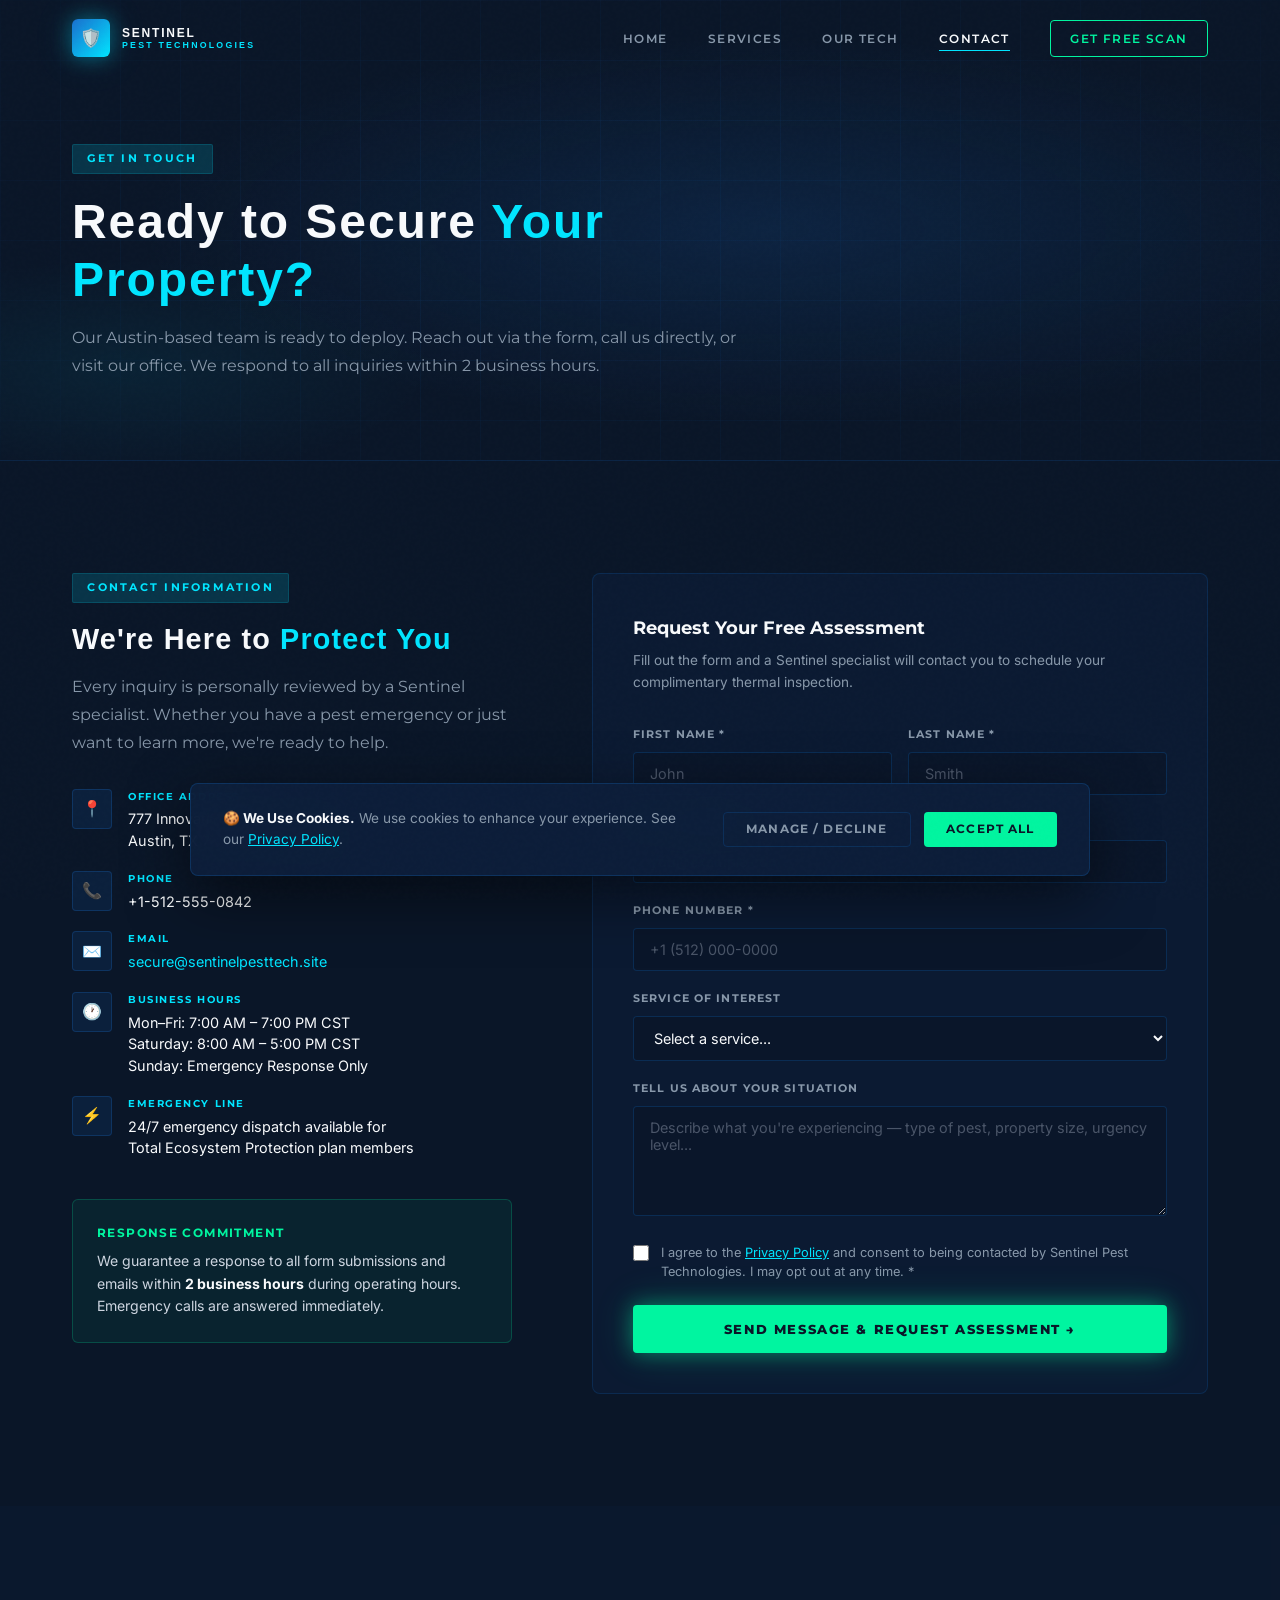
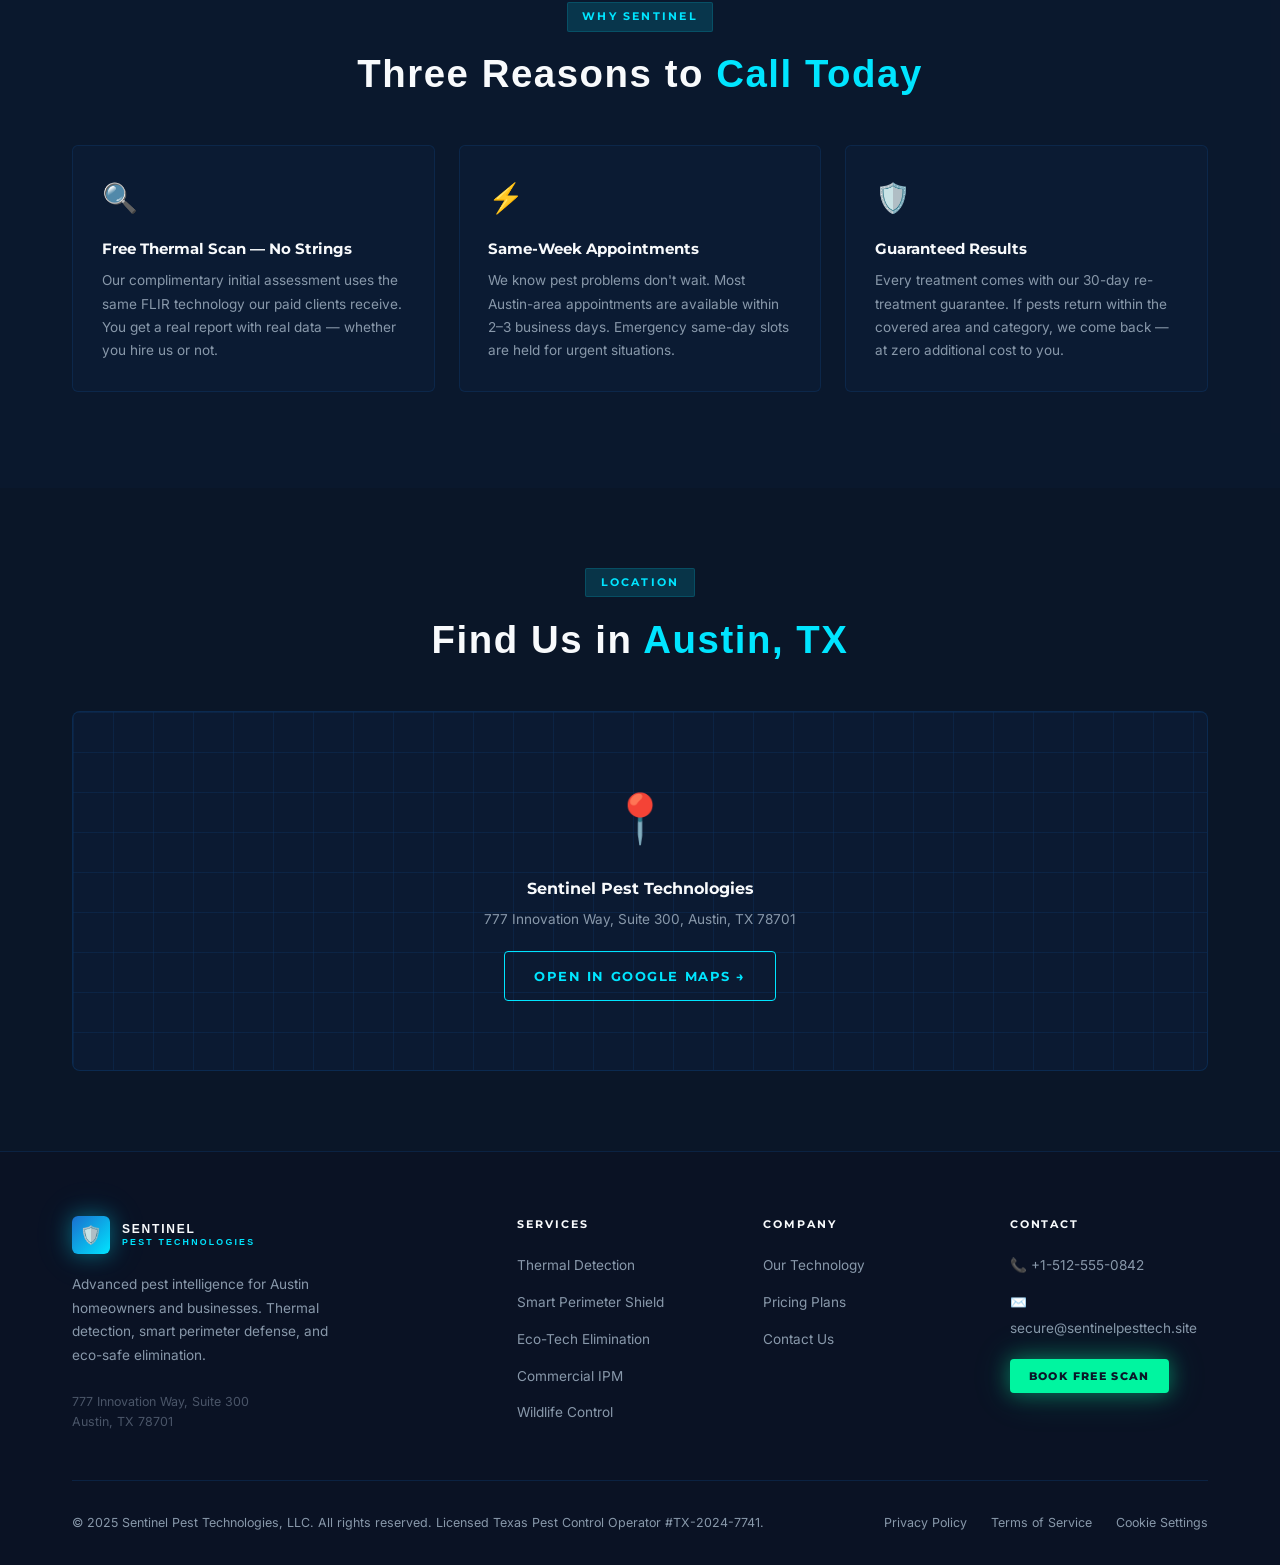
<file: contact.html>
<!DOCTYPE html>
<html lang="en">
<head>
<meta charset="UTF-8">
<meta name="viewport" content="width=device-width, initial-scale=1.0">
<title>Contact Us — Sentinel Pest Technologies | Austin, TX</title>
<meta name="description" content="Contact Sentinel Pest Technologies in Austin, TX. Call +1-512-555-0842, email secure@sentinelpesttech.site, or fill out our form to schedule your free thermal scan.">
<link rel="preconnect" href="https://fonts.googleapis.com">
<link rel="preconnect" href="https://fonts.gstatic.com" crossorigin>
<link href="https://fonts.googleapis.com/css2?family=Syncopate:wght@400;700&family=Montserrat:wght@300;400;500;600;700;800&family=Inter:wght@300;400;500;600&display=swap" rel="stylesheet">
<link rel="stylesheet" href="css/style.css">
<style>
  /* ---- CONTACT PAGE ---- */
  .contact-main { padding: 7rem 0; }
  .contact-inner {
    display: grid;
    grid-template-columns: 1fr 1.4fr;
    gap: 5rem;
    align-items: start;
  }
  .contact-details { display:flex; flex-direction:column; gap:1.2rem; margin-bottom:2.5rem; }
  .contact-item { display:flex; align-items:flex-start; gap:1rem; }
  .ci-icon { width:40px; height:40px; min-width:40px; background:rgba(26,111,206,0.12); border:1px solid rgba(26,111,206,0.25); border-radius:4px; display:flex; align-items:center; justify-content:center; font-size:1rem; }
  .ci-label { font-family:var(--font-sub); font-size:0.65rem; font-weight:700; letter-spacing:0.15em; text-transform:uppercase; color:var(--cyan); margin-bottom:0.2rem; }
  .ci-val { font-size:0.9rem; color:var(--white); line-height:1.5; }
  .contact-form-wrap { background:rgba(13,30,58,0.6); border:1px solid rgba(13,59,110,0.5); border-radius:8px; padding:2.5rem; }

  .why-contact { padding: 6rem 0; background:rgba(13,30,58,0.3); }
  .why-grid { display:grid; grid-template-columns:repeat(3,1fr); gap:1.5rem; margin-top:3rem; }
  .why-card { background:rgba(13,30,58,0.5); border:1px solid rgba(13,59,110,0.4); border-radius:6px; padding:1.8rem; transition:var(--transition); }
  .why-card:hover { border-color:rgba(0,229,255,0.25); transform:translateY(-3px); }
  .why-icon { font-size:1.8rem; margin-bottom:1rem; }
  .why-title { font-family:var(--font-sub); font-size:0.95rem; font-weight:700; color:var(--white); margin-bottom:0.5rem; }
  .why-desc { font-size:0.85rem; color:var(--slate-400); line-height:1.7; }

  .map-section { padding: 5rem 0; }
  .map-placeholder {
    background: rgba(13,30,58,0.6);
    border: 1px solid rgba(13,59,110,0.5);
    border-radius: 8px;
    height: 360px;
    display: flex;
    flex-direction: column;
    align-items: center;
    justify-content: center;
    gap: 1.2rem;
    margin-top: 3rem;
    position: relative;
    overflow: hidden;
  }
  .map-grid-lines {
    position: absolute; inset: 0;
    background-image: linear-gradient(rgba(13,59,110,0.3) 1px, transparent 1px),
                      linear-gradient(90deg, rgba(13,59,110,0.3) 1px, transparent 1px);
    background-size: 40px 40px;
  }
  .map-pin { font-size: 3rem; position:relative; z-index:2; }
  .map-address { position:relative; z-index:2; text-align:center; }
  .map-address strong { font-family:var(--font-sub); font-size:1rem; font-weight:700; color:var(--white); display:block; margin-bottom:0.3rem; }
  .map-address span { font-size:0.85rem; color:var(--slate-400); }
  .map-pulse {
    position: absolute;
    width: 100px; height: 100px;
    border-radius: 50%;
    border: 2px solid var(--cyan);
    opacity: 0;
    animation: mapPulse 3s ease-out infinite;
    z-index: 1;
  }
  .map-pulse:nth-child(2) { animation-delay: 1s; }
  .map-pulse:nth-child(3) { animation-delay: 2s; }
  @keyframes mapPulse {
    0% { transform: scale(0.5); opacity: 0.6; }
    100% { transform: scale(4); opacity: 0; }
  }

  @media (max-width:1024px) {
    .contact-inner { grid-template-columns:1fr; gap:3rem; }
    .why-grid { grid-template-columns:1fr 1fr; }
  }
  @media (max-width:768px) {
    .why-grid { grid-template-columns:1fr; }
  }
</style>
</head>
<body>

<!-- NAVBAR -->
<nav id="navbar">
  <div class="container">
    <div class="nav-inner">
      <a href="index.html" class="nav-logo">
        <div class="logo-icon">🛡️</div>
        <div class="logo-text">SENTINEL<span>PEST TECHNOLOGIES</span></div>
      </a>
      <div class="nav-links" id="navLinks">
        <a href="index.html">Home</a>
        <a href="services.html">Services</a>
        <a href="about.html">Our Tech</a>
        <a href="contact.html" class="active">Contact</a>
        <a href="#" class="nav-cta" onclick="openModal('Free Thermal Scan')">Get Free Scan</a>
      </div>
      <button class="hamburger" onclick="toggleNav()"><span></span><span></span><span></span></button>
    </div>
  </div>
</nav>

<!-- PAGE HERO -->
<section class="page-hero">
  <div class="page-hero-bg"></div>
  <div class="page-hero-grid"></div>
  <div class="container">
    <div class="page-hero-content fade-in">
      <span class="section-tag">Get In Touch</span>
      <h1 class="section-title" style="font-size:clamp(1.8rem,4vw,3rem)">Ready to Secure <span>Your Property?</span></h1>
      <p class="section-sub">Our Austin-based team is ready to deploy. Reach out via the form, call us directly, or visit our office. We respond to all inquiries within 2 business hours.</p>
    </div>
  </div>
</section>

<!-- CONTACT MAIN -->
<section class="contact-main">
  <div class="container">
    <div class="contact-inner">
      <div class="fade-in">
        <span class="section-tag">Contact Information</span>
        <h2 class="section-title" style="font-size:1.8rem">We're Here to <span>Protect You</span></h2>
        <p class="section-sub" style="max-width:100%;margin-bottom:2rem">Every inquiry is personally reviewed by a Sentinel specialist. Whether you have a pest emergency or just want to learn more, we're ready to help.</p>
        <div class="contact-details">
          <div class="contact-item">
            <div class="ci-icon">📍</div>
            <div>
              <div class="ci-label">Office Address</div>
              <div class="ci-val">777 Innovation Way, Suite 300<br>Austin, TX 78701, United States</div>
            </div>
          </div>
          <div class="contact-item">
            <div class="ci-icon">📞</div>
            <div>
              <div class="ci-label">Phone</div>
              <div class="ci-val"><a href="tel:+15125550842" style="color:var(--white);transition:var(--transition)">+1-512-555-0842</a></div>
            </div>
          </div>
          <div class="contact-item">
            <div class="ci-icon">✉️</div>
            <div>
              <div class="ci-label">Email</div>
              <div class="ci-val"><a href="mailto:secure@sentinelpesttech.site" style="color:var(--cyan)">secure@sentinelpesttech.site</a></div>
            </div>
          </div>
          <div class="contact-item">
            <div class="ci-icon">🕐</div>
            <div>
              <div class="ci-label">Business Hours</div>
              <div class="ci-val">Mon–Fri: 7:00 AM – 7:00 PM CST<br>Saturday: 8:00 AM – 5:00 PM CST<br>Sunday: Emergency Response Only</div>
            </div>
          </div>
          <div class="contact-item">
            <div class="ci-icon">⚡</div>
            <div>
              <div class="ci-label">Emergency Line</div>
              <div class="ci-val">24/7 emergency dispatch available for<br>Total Ecosystem Protection plan members</div>
            </div>
          </div>
        </div>
        <div style="padding:1.5rem;background:rgba(0,245,160,0.06);border:1px solid rgba(0,245,160,0.2);border-radius:6px">
          <div style="font-family:var(--font-sub);font-size:0.72rem;font-weight:700;letter-spacing:0.12em;text-transform:uppercase;color:var(--electric-green);margin-bottom:0.5rem">Response Commitment</div>
          <div style="font-size:0.88rem;color:var(--slate-100);line-height:1.6">We guarantee a response to all form submissions and emails within <strong style="color:var(--white)">2 business hours</strong> during operating hours. Emergency calls are answered immediately.</div>
        </div>
      </div>
      <div class="contact-form-wrap fade-in" style="animation-delay:0.2s">
        <div class="form-title">Request Your Free Assessment</div>
        <p class="form-sub">Fill out the form and a Sentinel specialist will contact you to schedule your complimentary thermal inspection.</p>
        <form onsubmit="handleContactForm(event)">
          <div class="form-row">
            <div class="form-group"><label class="form-label">First Name *</label><input class="form-input" type="text" placeholder="John" required></div>
            <div class="form-group"><label class="form-label">Last Name *</label><input class="form-input" type="text" placeholder="Smith" required></div>
          </div>
          <div class="form-group"><label class="form-label">Email Address *</label><input class="form-input" type="email" placeholder="you@example.com" required></div>
          <div class="form-group"><label class="form-label">Phone Number *</label><input class="form-input" type="tel" placeholder="+1 (512) 000-0000" required></div>
          <div class="form-group">
            <label class="form-label">Service of Interest</label>
            <select class="form-select">
              <option value="">Select a service...</option>
              <option>Thermal Infrared Detection</option>
              <option>Smart Perimeter Shield</option>
              <option>Eco-Tech Elimination</option>
              <option>Commercial IPM Programs</option>
              <option>Humane Wildlife Control</option>
              <option>24/7 Rapid Response</option>
              <option>Core Scan & Treat — $149</option>
              <option>Advanced Perimeter Defense — $349</option>
              <option>Total Ecosystem Protection — $799</option>
              <option>General Inquiry</option>
            </select>
          </div>
          <div class="form-group">
            <label class="form-label">Tell Us About Your Situation</label>
            <textarea class="form-textarea" placeholder="Describe what you're experiencing — type of pest, property size, urgency level..."></textarea>
          </div>
          <div class="form-checkbox-wrap">
            <input class="form-checkbox" type="checkbox" id="contactConsent" required>
            <label class="form-checkbox-label" for="contactConsent">I agree to the <a href="privacy.html">Privacy Policy</a> and consent to being contacted by Sentinel Pest Technologies. I may opt out at any time. *</label>
          </div>
          <button type="submit" class="form-submit">Send Message & Request Assessment →</button>
        </form>
      </div>
    </div>
  </div>
</section>

<!-- WHY CONTACT -->
<section class="why-contact">
  <div class="container">
    <div style="text-align:center" class="fade-in">
      <span class="section-tag">Why Sentinel</span>
      <h2 class="section-title">Three Reasons to <span>Call Today</span></h2>
    </div>
    <div class="why-grid">
      <div class="why-card fade-in">
        <div class="why-icon">🔍</div>
        <div class="why-title">Free Thermal Scan — No Strings</div>
        <div class="why-desc">Our complimentary initial assessment uses the same FLIR technology our paid clients receive. You get a real report with real data — whether you hire us or not.</div>
      </div>
      <div class="why-card fade-in" style="animation-delay:0.1s">
        <div class="why-icon">⚡</div>
        <div class="why-title">Same-Week Appointments</div>
        <div class="why-desc">We know pest problems don't wait. Most Austin-area appointments are available within 2–3 business days. Emergency same-day slots are held for urgent situations.</div>
      </div>
      <div class="why-card fade-in" style="animation-delay:0.2s">
        <div class="why-icon">🛡️</div>
        <div class="why-title">Guaranteed Results</div>
        <div class="why-desc">Every treatment comes with our 30-day re-treatment guarantee. If pests return within the covered area and category, we come back — at zero additional cost to you.</div>
      </div>
    </div>
  </div>
</section>

<!-- MAP PLACEHOLDER -->
<section class="map-section">
  <div class="container">
    <div style="text-align:center" class="fade-in">
      <span class="section-tag">Location</span>
      <h2 class="section-title">Find Us in <span>Austin, TX</span></h2>
    </div>
    <div class="map-placeholder fade-in">
      <div class="map-grid-lines"></div>
      <div class="map-pulse"></div>
      <div class="map-pulse"></div>
      <div class="map-pulse"></div>
      <div class="map-pin">📍</div>
      <div class="map-address">
        <strong>Sentinel Pest Technologies</strong>
        <span>777 Innovation Way, Suite 300, Austin, TX 78701</span>
      </div>
      <a href="https://maps.google.com/?q=777+Innovation+Way+Austin+TX+78701" target="_blank" rel="noopener noreferrer" class="cta-secondary" style="position:relative;z-index:2">Open in Google Maps →</a>
    </div>
  </div>
</section>

<!-- FOOTER -->
<footer id="footer">
  <div class="container">
    <div class="footer-top">
      <div>
        <a href="index.html" class="nav-logo" style="margin-bottom:1.2rem;display:inline-flex">
          <div class="logo-icon">🛡️</div>
          <div class="logo-text">SENTINEL<span>PEST TECHNOLOGIES</span></div>
        </a>
        <p class="footer-desc">Advanced pest intelligence for Austin homeowners and businesses. Thermal detection, smart perimeter defense, and eco-safe elimination.</p>
        <p style="font-size:0.78rem;color:var(--slate-600)">777 Innovation Way, Suite 300<br>Austin, TX 78701</p>
      </div>
      <div>
        <div class="footer-col-title">Services</div>
        <ul class="footer-links">
          <li><a href="services.html">Thermal Detection</a></li>
          <li><a href="services.html">Smart Perimeter Shield</a></li>
          <li><a href="services.html">Eco-Tech Elimination</a></li>
          <li><a href="services.html">Commercial IPM</a></li>
          <li><a href="services.html">Wildlife Control</a></li>
        </ul>
      </div>
      <div>
        <div class="footer-col-title">Company</div>
        <ul class="footer-links">
          <li><a href="about.html">Our Technology</a></li>
          <li><a href="services.html#pricing">Pricing Plans</a></li>
          <li><a href="contact.html">Contact Us</a></li>
        </ul>
      </div>
      <div>
        <div class="footer-col-title">Contact</div>
        <ul class="footer-links">
          <li><a href="tel:+15125550842">📞 +1-512-555-0842</a></li>
          <li><a href="mailto:secure@sentinelpesttech.site">✉️ secure@sentinelpesttech.site</a></li>
          <li style="padding-top:0.5rem"><button class="cta-primary" style="font-size:0.7rem;padding:0.6rem 1.2rem" onclick="openModal('Free Inspection')">Book Free Scan</button></li>
        </ul>
      </div>
    </div>
    <div class="footer-bottom">
      <p class="footer-copy">© 2025 Sentinel Pest Technologies, LLC. All rights reserved. Licensed Texas Pest Control Operator #TX-2024-7741.</p>
      <div class="footer-legal">
        <a href="privacy.html">Privacy Policy</a>
        <a href="terms.html">Terms of Service</a>
        <a href="#" onclick="document.getElementById('cookie-banner').classList.add('visible');return false">Cookie Settings</a>
      </div>
    </div>
  </div>
</footer>

<!-- MODAL -->
<div class="modal-overlay" id="leadModal" onclick="closeModalOutside(event)">
  <div class="modal-box">
    <button class="modal-close" onclick="closeModal()">✕</button>
    <div id="modalFormContent">
      <div class="modal-icon">🔍</div>
      <h2 class="modal-title">Get Your Free Assessment</h2>
      <p class="modal-subtitle">Book a complimentary thermal scan — no obligation, no pressure.</p>
      <div class="modal-selected-pkg"><span>📦</span> Selected: <span id="modalPkgName">General Inquiry</span></div>
      <form onsubmit="handleModalSubmit(event)">
        <input type="hidden" id="hiddenService" value="">
        <div class="form-row">
          <div class="form-group"><label class="form-label">First Name *</label><input class="form-input" type="text" placeholder="John" required></div>
          <div class="form-group"><label class="form-label">Last Name *</label><input class="form-input" type="text" placeholder="Smith" required></div>
        </div>
        <div class="form-group"><label class="form-label">Email *</label><input class="form-input" type="email" placeholder="you@example.com" required></div>
        <div class="form-group"><label class="form-label">Phone *</label><input class="form-input" type="tel" placeholder="+1 (512) 000-0000" required></div>
        <div class="form-group">
          <label class="form-label">Service / Package</label>
          <select class="form-select" id="mService">
            <option value="Free Thermal Scan">Free Thermal Scan</option>
            <option value="Thermal Infrared Detection">Thermal Infrared Detection</option>
            <option value="Smart Perimeter Shield">Smart Perimeter Shield</option>
            <option value="Eco-Tech Elimination">Eco-Tech Elimination</option>
            <option value="Commercial IPM Programs">Commercial IPM Programs</option>
            <option value="General Inquiry">General Inquiry</option>
          </select>
        </div>
        <div class="form-checkbox-wrap">
          <input class="form-checkbox" type="checkbox" id="modalConsent" required>
          <label class="form-checkbox-label" for="modalConsent">I consent to being contacted and agree to the <a href="privacy.html">Privacy Policy</a>. *</label>
        </div>
        <button type="submit" class="cta-primary" style="width:100%;justify-content:center">🚀 Book My Free Scan</button>
      </form>
    </div>
    <div class="modal-success" id="modalSuccess">
      <div class="success-icon">✅</div>
      <h3>You're All Set!</h3>
      <p>A Sentinel specialist will contact you within <strong style="color:var(--cyan)">2 business hours</strong>.</p>
      <br><button class="cta-secondary" onclick="closeModal()">Close ✕</button>
    </div>
  </div>
</div>

<!-- COOKIE BANNER -->
<div id="cookie-banner">
  <div class="cookie-text"><strong>🍪 We Use Cookies.</strong> We use cookies to enhance your experience. See our <a href="privacy.html">Privacy Policy</a>.</div>
  <div class="cookie-actions">
    <button class="cookie-btn cookie-decline" onclick="dismissCookie(false)">Manage / Decline</button>
    <button class="cookie-btn cookie-accept" onclick="dismissCookie(true)">Accept All</button>
  </div>
</div>

<script src="js/main.js"></script>
</body>
</html>
</file>
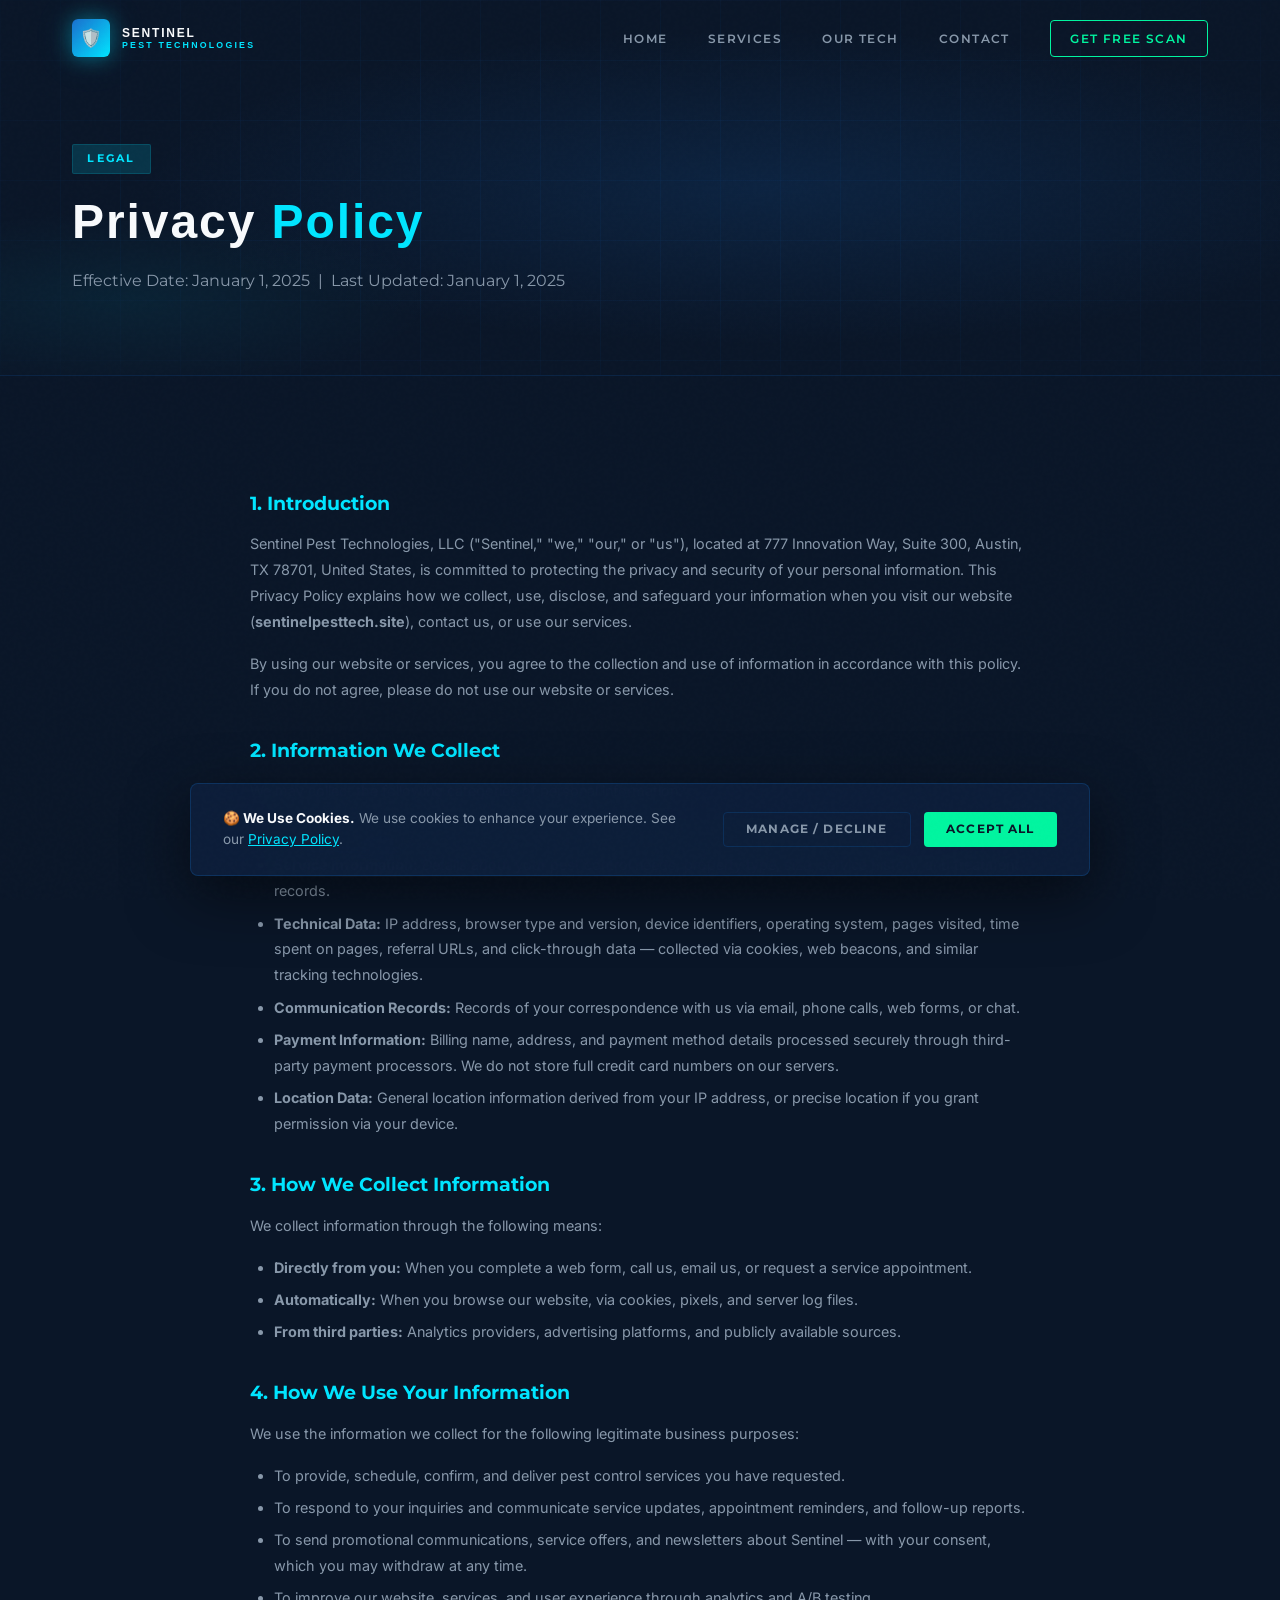
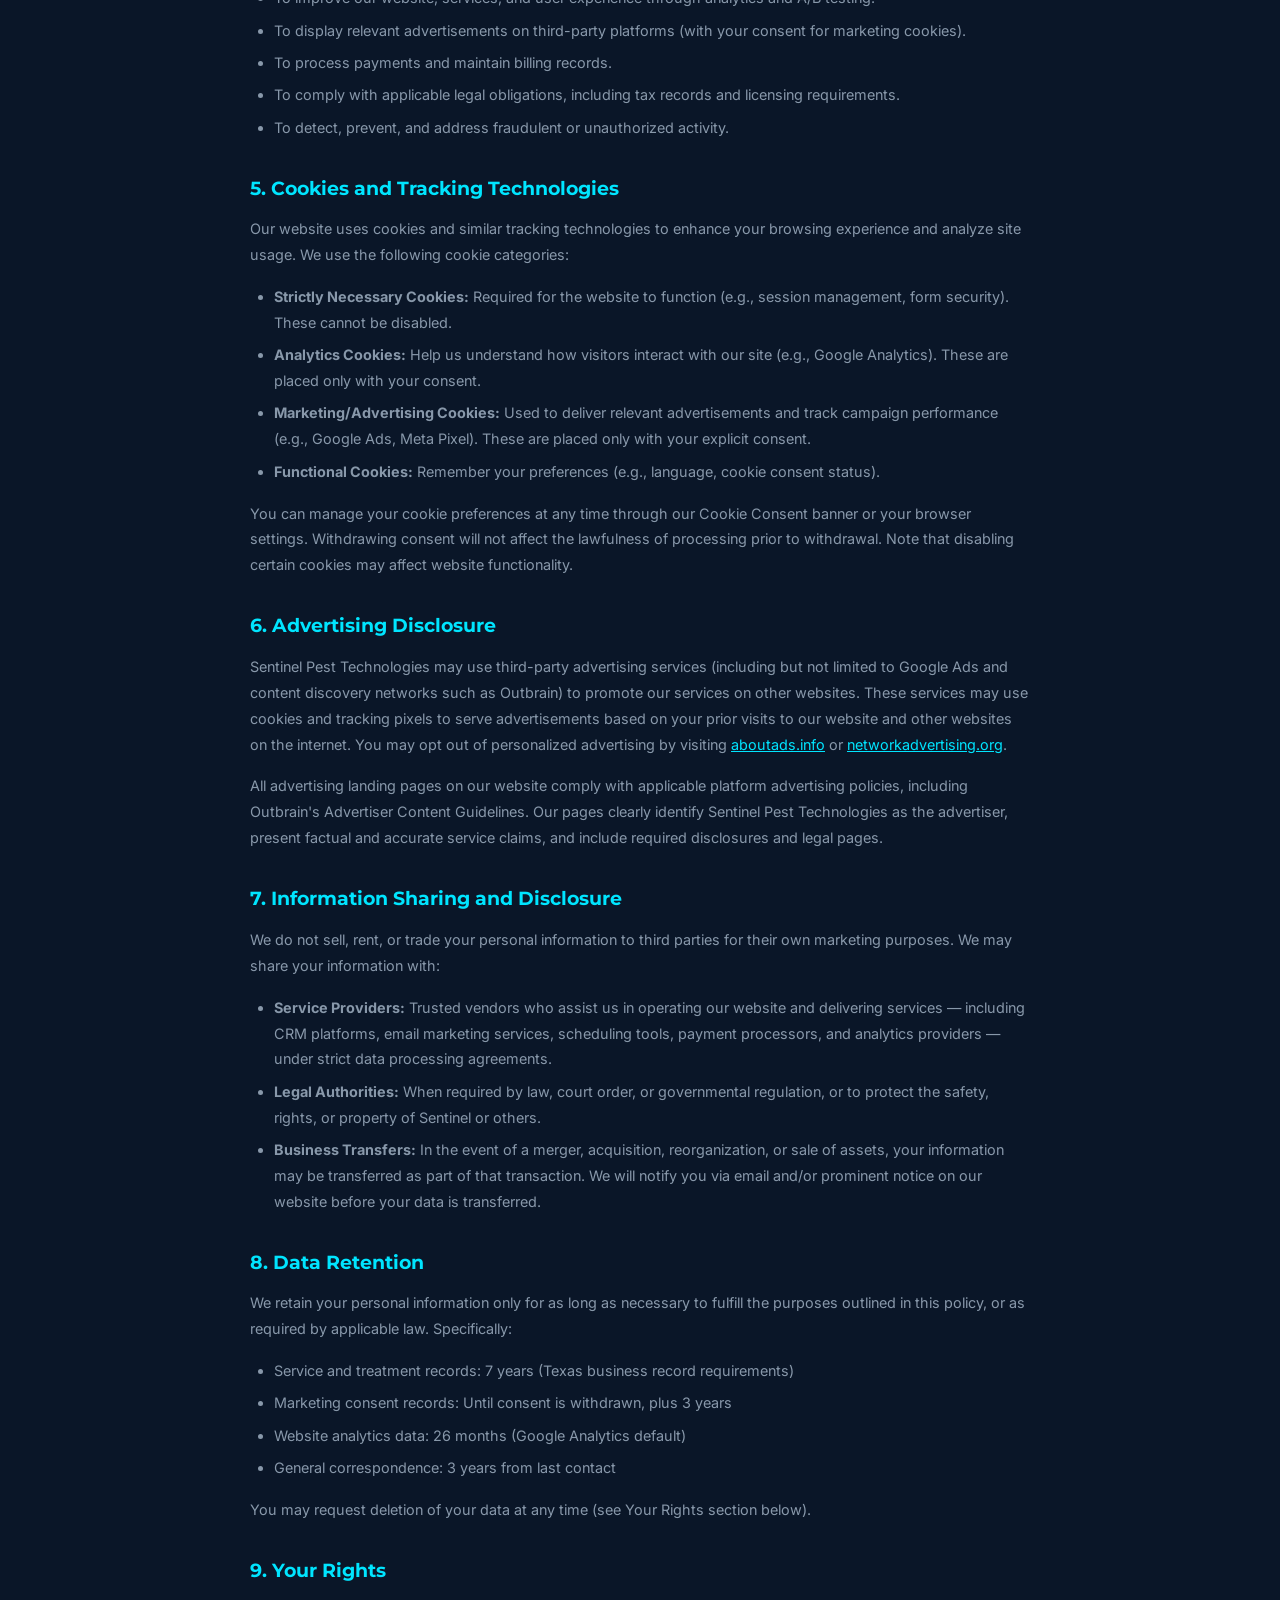
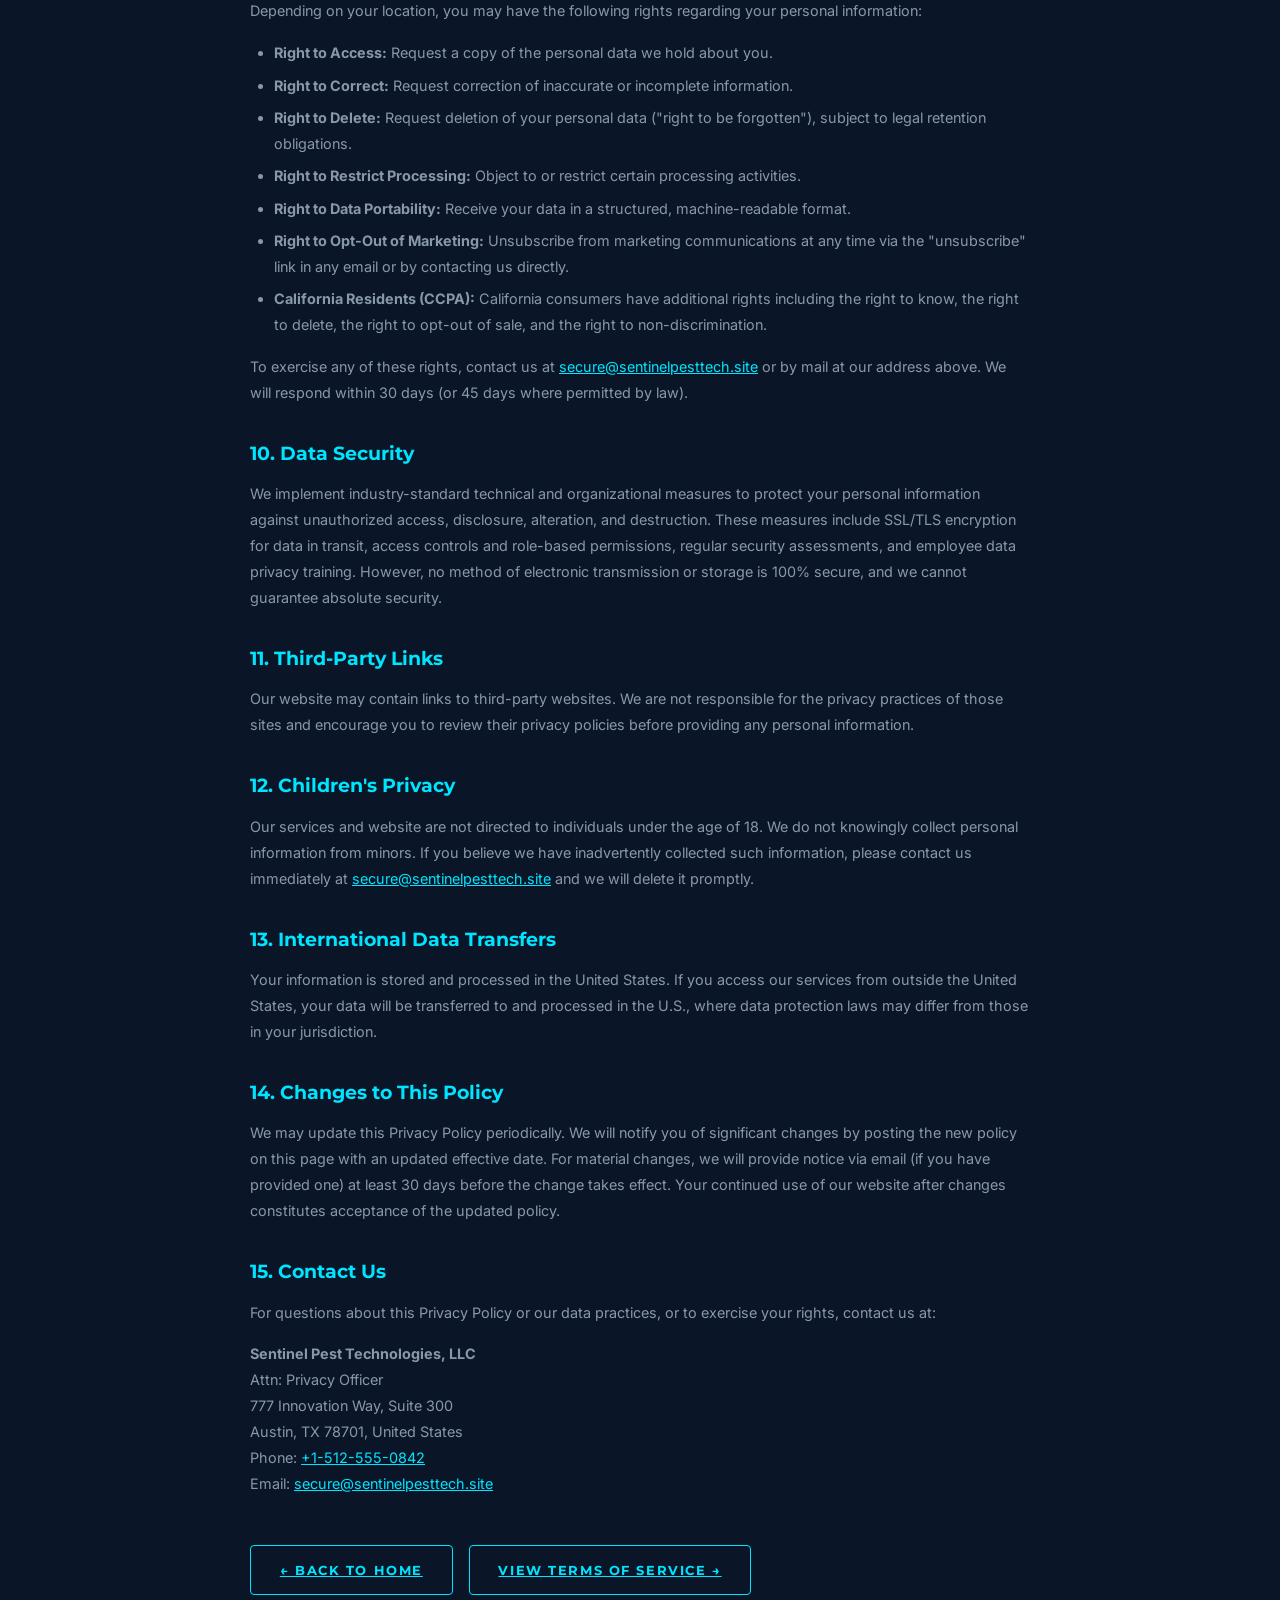
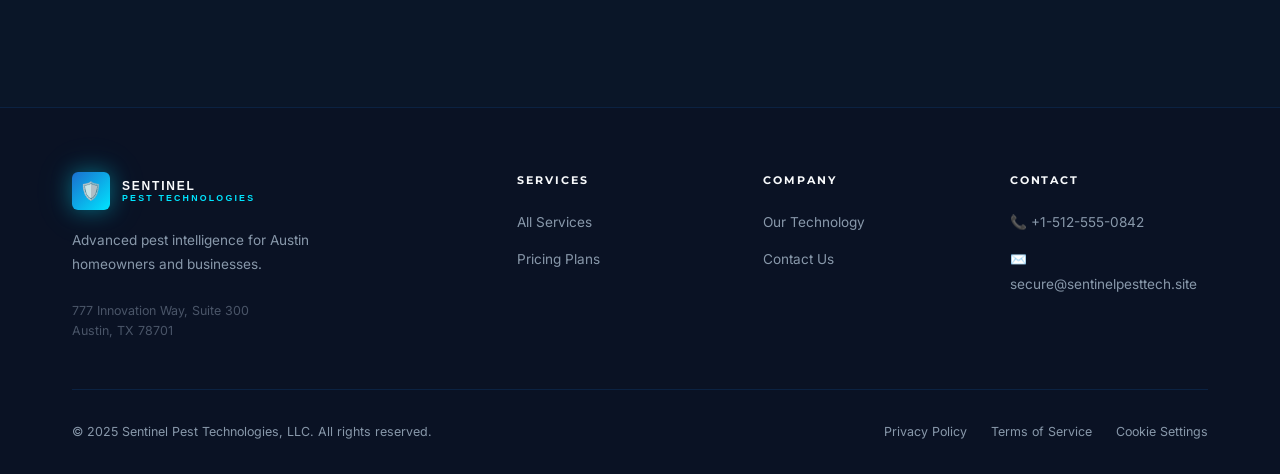
<file: privacy.html>
<!DOCTYPE html>
<html lang="en">
<head>
<meta charset="UTF-8">
<meta name="viewport" content="width=device-width, initial-scale=1.0">
<title>Privacy Policy — Sentinel Pest Technologies</title>
<meta name="description" content="Sentinel Pest Technologies Privacy Policy — how we collect, use, and protect your personal data.">
<link rel="preconnect" href="https://fonts.googleapis.com">
<link rel="preconnect" href="https://fonts.gstatic.com" crossorigin>
<link href="https://fonts.googleapis.com/css2?family=Syncopate:wght@400;700&family=Montserrat:wght@300;400;500;600;700;800&family=Inter:wght@300;400;500;600&display=swap" rel="stylesheet">
<link rel="stylesheet" href="css/style.css">
</head>
<body>

<!-- NAVBAR -->
<nav id="navbar">
  <div class="container">
    <div class="nav-inner">
      <a href="index.html" class="nav-logo">
        <div class="logo-icon">🛡️</div>
        <div class="logo-text">SENTINEL<span>PEST TECHNOLOGIES</span></div>
      </a>
      <div class="nav-links" id="navLinks">
        <a href="index.html">Home</a>
        <a href="services.html">Services</a>
        <a href="about.html">Our Tech</a>
        <a href="contact.html">Contact</a>
        <a href="#" class="nav-cta" onclick="openModal('Free Scan')">Get Free Scan</a>
      </div>
      <button class="hamburger" onclick="toggleNav()"><span></span><span></span><span></span></button>
    </div>
  </div>
</nav>

<!-- PAGE HERO -->
<section class="page-hero">
  <div class="page-hero-bg"></div>
  <div class="page-hero-grid"></div>
  <div class="container">
    <div class="page-hero-content fade-in">
      <span class="section-tag">Legal</span>
      <h1 class="section-title" style="font-size:clamp(1.8rem,4vw,3rem)">Privacy <span>Policy</span></h1>
      <p class="section-sub">Effective Date: January 1, 2025 &nbsp;|&nbsp; Last Updated: January 1, 2025</p>
    </div>
  </div>
</section>

<!-- LEGAL CONTENT -->
<section style="padding:5rem 0 7rem">
  <div class="container">
    <div class="legal-content fade-in">

      <h2>1. Introduction</h2>
      <p>Sentinel Pest Technologies, LLC ("Sentinel," "we," "our," or "us"), located at 777 Innovation Way, Suite 300, Austin, TX 78701, United States, is committed to protecting the privacy and security of your personal information. This Privacy Policy explains how we collect, use, disclose, and safeguard your information when you visit our website (<strong>sentinelpesttech.site</strong>), contact us, or use our services.</p>
      <p>By using our website or services, you agree to the collection and use of information in accordance with this policy. If you do not agree, please do not use our website or services.</p>

      <h2>2. Information We Collect</h2>
      <p>We may collect the following categories of personal information:</p>
      <ul>
        <li><strong>Contact Information:</strong> Name, email address, phone number, and mailing/service address.</li>
        <li><strong>Service Information:</strong> Details about your pest control needs, property type, size, service history, and treatment records.</li>
        <li><strong>Technical Data:</strong> IP address, browser type and version, device identifiers, operating system, pages visited, time spent on pages, referral URLs, and click-through data — collected via cookies, web beacons, and similar tracking technologies.</li>
        <li><strong>Communication Records:</strong> Records of your correspondence with us via email, phone calls, web forms, or chat.</li>
        <li><strong>Payment Information:</strong> Billing name, address, and payment method details processed securely through third-party payment processors. We do not store full credit card numbers on our servers.</li>
        <li><strong>Location Data:</strong> General location information derived from your IP address, or precise location if you grant permission via your device.</li>
      </ul>

      <h2>3. How We Collect Information</h2>
      <p>We collect information through the following means:</p>
      <ul>
        <li><strong>Directly from you:</strong> When you complete a web form, call us, email us, or request a service appointment.</li>
        <li><strong>Automatically:</strong> When you browse our website, via cookies, pixels, and server log files.</li>
        <li><strong>From third parties:</strong> Analytics providers, advertising platforms, and publicly available sources.</li>
      </ul>

      <h2>4. How We Use Your Information</h2>
      <p>We use the information we collect for the following legitimate business purposes:</p>
      <ul>
        <li>To provide, schedule, confirm, and deliver pest control services you have requested.</li>
        <li>To respond to your inquiries and communicate service updates, appointment reminders, and follow-up reports.</li>
        <li>To send promotional communications, service offers, and newsletters about Sentinel — with your consent, which you may withdraw at any time.</li>
        <li>To improve our website, services, and user experience through analytics and A/B testing.</li>
        <li>To display relevant advertisements on third-party platforms (with your consent for marketing cookies).</li>
        <li>To process payments and maintain billing records.</li>
        <li>To comply with applicable legal obligations, including tax records and licensing requirements.</li>
        <li>To detect, prevent, and address fraudulent or unauthorized activity.</li>
      </ul>

      <h2>5. Cookies and Tracking Technologies</h2>
      <p>Our website uses cookies and similar tracking technologies to enhance your browsing experience and analyze site usage. We use the following cookie categories:</p>
      <ul>
        <li><strong>Strictly Necessary Cookies:</strong> Required for the website to function (e.g., session management, form security). These cannot be disabled.</li>
        <li><strong>Analytics Cookies:</strong> Help us understand how visitors interact with our site (e.g., Google Analytics). These are placed only with your consent.</li>
        <li><strong>Marketing/Advertising Cookies:</strong> Used to deliver relevant advertisements and track campaign performance (e.g., Google Ads, Meta Pixel). These are placed only with your explicit consent.</li>
        <li><strong>Functional Cookies:</strong> Remember your preferences (e.g., language, cookie consent status).</li>
      </ul>
      <p>You can manage your cookie preferences at any time through our Cookie Consent banner or your browser settings. Withdrawing consent will not affect the lawfulness of processing prior to withdrawal. Note that disabling certain cookies may affect website functionality.</p>

      <h2>6. Advertising Disclosure</h2>
      <p>Sentinel Pest Technologies may use third-party advertising services (including but not limited to Google Ads and content discovery networks such as Outbrain) to promote our services on other websites. These services may use cookies and tracking pixels to serve advertisements based on your prior visits to our website and other websites on the internet. You may opt out of personalized advertising by visiting <a href="https://optout.aboutads.info" target="_blank" rel="noopener noreferrer">aboutads.info</a> or <a href="https://optout.networkadvertising.org" target="_blank" rel="noopener noreferrer">networkadvertising.org</a>.</p>
      <p>All advertising landing pages on our website comply with applicable platform advertising policies, including Outbrain's Advertiser Content Guidelines. Our pages clearly identify Sentinel Pest Technologies as the advertiser, present factual and accurate service claims, and include required disclosures and legal pages.</p>

      <h2>7. Information Sharing and Disclosure</h2>
      <p>We do not sell, rent, or trade your personal information to third parties for their own marketing purposes. We may share your information with:</p>
      <ul>
        <li><strong>Service Providers:</strong> Trusted vendors who assist us in operating our website and delivering services — including CRM platforms, email marketing services, scheduling tools, payment processors, and analytics providers — under strict data processing agreements.</li>
        <li><strong>Legal Authorities:</strong> When required by law, court order, or governmental regulation, or to protect the safety, rights, or property of Sentinel or others.</li>
        <li><strong>Business Transfers:</strong> In the event of a merger, acquisition, reorganization, or sale of assets, your information may be transferred as part of that transaction. We will notify you via email and/or prominent notice on our website before your data is transferred.</li>
      </ul>

      <h2>8. Data Retention</h2>
      <p>We retain your personal information only for as long as necessary to fulfill the purposes outlined in this policy, or as required by applicable law. Specifically:</p>
      <ul>
        <li>Service and treatment records: 7 years (Texas business record requirements)</li>
        <li>Marketing consent records: Until consent is withdrawn, plus 3 years</li>
        <li>Website analytics data: 26 months (Google Analytics default)</li>
        <li>General correspondence: 3 years from last contact</li>
      </ul>
      <p>You may request deletion of your data at any time (see Your Rights section below).</p>

      <h2>9. Your Rights</h2>
      <p>Depending on your location, you may have the following rights regarding your personal information:</p>
      <ul>
        <li><strong>Right to Access:</strong> Request a copy of the personal data we hold about you.</li>
        <li><strong>Right to Correct:</strong> Request correction of inaccurate or incomplete information.</li>
        <li><strong>Right to Delete:</strong> Request deletion of your personal data ("right to be forgotten"), subject to legal retention obligations.</li>
        <li><strong>Right to Restrict Processing:</strong> Object to or restrict certain processing activities.</li>
        <li><strong>Right to Data Portability:</strong> Receive your data in a structured, machine-readable format.</li>
        <li><strong>Right to Opt-Out of Marketing:</strong> Unsubscribe from marketing communications at any time via the "unsubscribe" link in any email or by contacting us directly.</li>
        <li><strong>California Residents (CCPA):</strong> California consumers have additional rights including the right to know, the right to delete, the right to opt-out of sale, and the right to non-discrimination.</li>
      </ul>
      <p>To exercise any of these rights, contact us at <a href="mailto:secure@sentinelpesttech.site">secure@sentinelpesttech.site</a> or by mail at our address above. We will respond within 30 days (or 45 days where permitted by law).</p>

      <h2>10. Data Security</h2>
      <p>We implement industry-standard technical and organizational measures to protect your personal information against unauthorized access, disclosure, alteration, and destruction. These measures include SSL/TLS encryption for data in transit, access controls and role-based permissions, regular security assessments, and employee data privacy training. However, no method of electronic transmission or storage is 100% secure, and we cannot guarantee absolute security.</p>

      <h2>11. Third-Party Links</h2>
      <p>Our website may contain links to third-party websites. We are not responsible for the privacy practices of those sites and encourage you to review their privacy policies before providing any personal information.</p>

      <h2>12. Children's Privacy</h2>
      <p>Our services and website are not directed to individuals under the age of 18. We do not knowingly collect personal information from minors. If you believe we have inadvertently collected such information, please contact us immediately at <a href="mailto:secure@sentinelpesttech.site">secure@sentinelpesttech.site</a> and we will delete it promptly.</p>

      <h2>13. International Data Transfers</h2>
      <p>Your information is stored and processed in the United States. If you access our services from outside the United States, your data will be transferred to and processed in the U.S., where data protection laws may differ from those in your jurisdiction.</p>

      <h2>14. Changes to This Policy</h2>
      <p>We may update this Privacy Policy periodically. We will notify you of significant changes by posting the new policy on this page with an updated effective date. For material changes, we will provide notice via email (if you have provided one) at least 30 days before the change takes effect. Your continued use of our website after changes constitutes acceptance of the updated policy.</p>

      <h2>15. Contact Us</h2>
      <p>For questions about this Privacy Policy or our data practices, or to exercise your rights, contact us at:</p>
      <p>
        <strong>Sentinel Pest Technologies, LLC</strong><br>
        Attn: Privacy Officer<br>
        777 Innovation Way, Suite 300<br>
        Austin, TX 78701, United States<br>
        Phone: <a href="tel:+15125550842">+1-512-555-0842</a><br>
        Email: <a href="mailto:secure@sentinelpesttech.site">secure@sentinelpesttech.site</a>
      </p>

      <div style="margin-top:3rem;display:flex;gap:1rem;flex-wrap:wrap">
        <a href="index.html" class="cta-secondary">← Back to Home</a>
        <a href="terms.html" class="cta-secondary">View Terms of Service →</a>
      </div>
    </div>
  </div>
</section>

<!-- FOOTER -->
<footer id="footer">
  <div class="container">
    <div class="footer-top">
      <div>
        <a href="index.html" class="nav-logo" style="margin-bottom:1.2rem;display:inline-flex">
          <div class="logo-icon">🛡️</div>
          <div class="logo-text">SENTINEL<span>PEST TECHNOLOGIES</span></div>
        </a>
        <p class="footer-desc">Advanced pest intelligence for Austin homeowners and businesses.</p>
        <p style="font-size:0.78rem;color:var(--slate-600)">777 Innovation Way, Suite 300<br>Austin, TX 78701</p>
      </div>
      <div>
        <div class="footer-col-title">Services</div>
        <ul class="footer-links">
          <li><a href="services.html">All Services</a></li>
          <li><a href="services.html#pricing">Pricing Plans</a></li>
        </ul>
      </div>
      <div>
        <div class="footer-col-title">Company</div>
        <ul class="footer-links">
          <li><a href="about.html">Our Technology</a></li>
          <li><a href="contact.html">Contact Us</a></li>
        </ul>
      </div>
      <div>
        <div class="footer-col-title">Contact</div>
        <ul class="footer-links">
          <li><a href="tel:+15125550842">📞 +1-512-555-0842</a></li>
          <li><a href="mailto:secure@sentinelpesttech.site">✉️ secure@sentinelpesttech.site</a></li>
        </ul>
      </div>
    </div>
    <div class="footer-bottom">
      <p class="footer-copy">© 2025 Sentinel Pest Technologies, LLC. All rights reserved.</p>
      <div class="footer-legal">
        <a href="privacy.html">Privacy Policy</a>
        <a href="terms.html">Terms of Service</a>
        <a href="#" onclick="document.getElementById('cookie-banner').classList.add('visible');return false">Cookie Settings</a>
      </div>
    </div>
  </div>
</footer>

<!-- MODAL -->
<div class="modal-overlay" id="leadModal" onclick="closeModalOutside(event)">
  <div class="modal-box">
    <button class="modal-close" onclick="closeModal()">✕</button>
    <div id="modalFormContent">
      <div class="modal-icon">🔍</div>
      <h2 class="modal-title">Get Your Free Assessment</h2>
      <p class="modal-subtitle">Book a complimentary thermal scan — no obligation.</p>
      <div class="modal-selected-pkg"><span>📦</span> Selected: <span id="modalPkgName">General Inquiry</span></div>
      <form onsubmit="handleModalSubmit(event)">
        <input type="hidden" id="hiddenService" value="">
        <div class="form-row">
          <div class="form-group"><label class="form-label">First Name *</label><input class="form-input" type="text" placeholder="John" required></div>
          <div class="form-group"><label class="form-label">Last Name *</label><input class="form-input" type="text" placeholder="Smith" required></div>
        </div>
        <div class="form-group"><label class="form-label">Email *</label><input class="form-input" type="email" placeholder="you@example.com" required></div>
        <div class="form-group"><label class="form-label">Phone *</label><input class="form-input" type="tel" placeholder="+1 (512) 000-0000" required></div>
        <div class="form-group">
          <label class="form-label">Service</label>
          <select class="form-select" id="mService">
            <option value="Free Thermal Scan">Free Thermal Scan</option>
            <option value="General Inquiry">General Inquiry</option>
          </select>
        </div>
        <div class="form-checkbox-wrap">
          <input class="form-checkbox" type="checkbox" id="modalConsent" required>
          <label class="form-checkbox-label" for="modalConsent">I consent to being contacted and agree to this <a href="privacy.html">Privacy Policy</a>. *</label>
        </div>
        <button type="submit" class="cta-primary" style="width:100%;justify-content:center">🚀 Book My Free Scan</button>
      </form>
    </div>
    <div class="modal-success" id="modalSuccess">
      <div class="success-icon">✅</div>
      <h3>You're All Set!</h3>
      <p>A Sentinel specialist will contact you within <strong style="color:var(--cyan)">2 business hours</strong>.</p>
      <br><button class="cta-secondary" onclick="closeModal()">Close ✕</button>
    </div>
  </div>
</div>

<!-- COOKIE BANNER -->
<div id="cookie-banner">
  <div class="cookie-text"><strong>🍪 We Use Cookies.</strong> We use cookies to enhance your experience. See our <a href="privacy.html">Privacy Policy</a>.</div>
  <div class="cookie-actions">
    <button class="cookie-btn cookie-decline" onclick="dismissCookie(false)">Manage / Decline</button>
    <button class="cookie-btn cookie-accept" onclick="dismissCookie(true)">Accept All</button>
  </div>
</div>

<script src="js/main.js"></script>
</body>
</html>
</file>
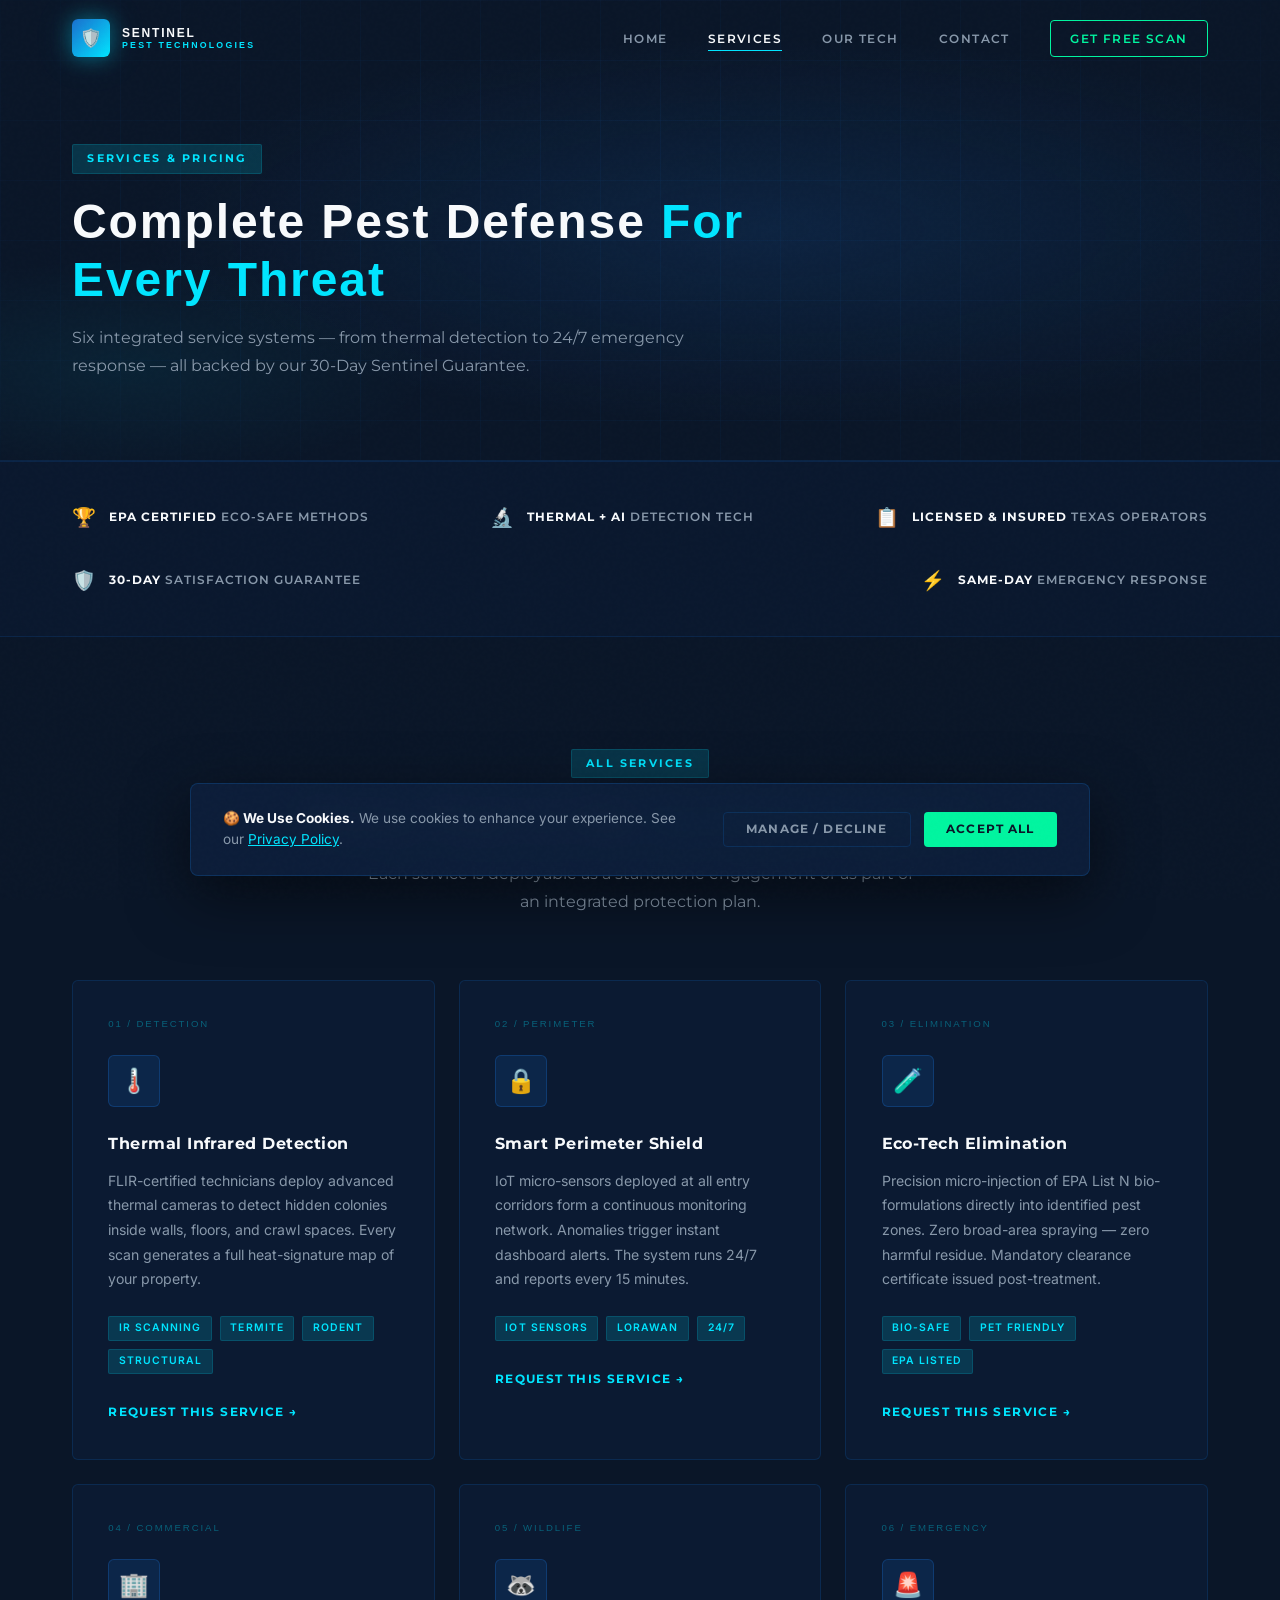
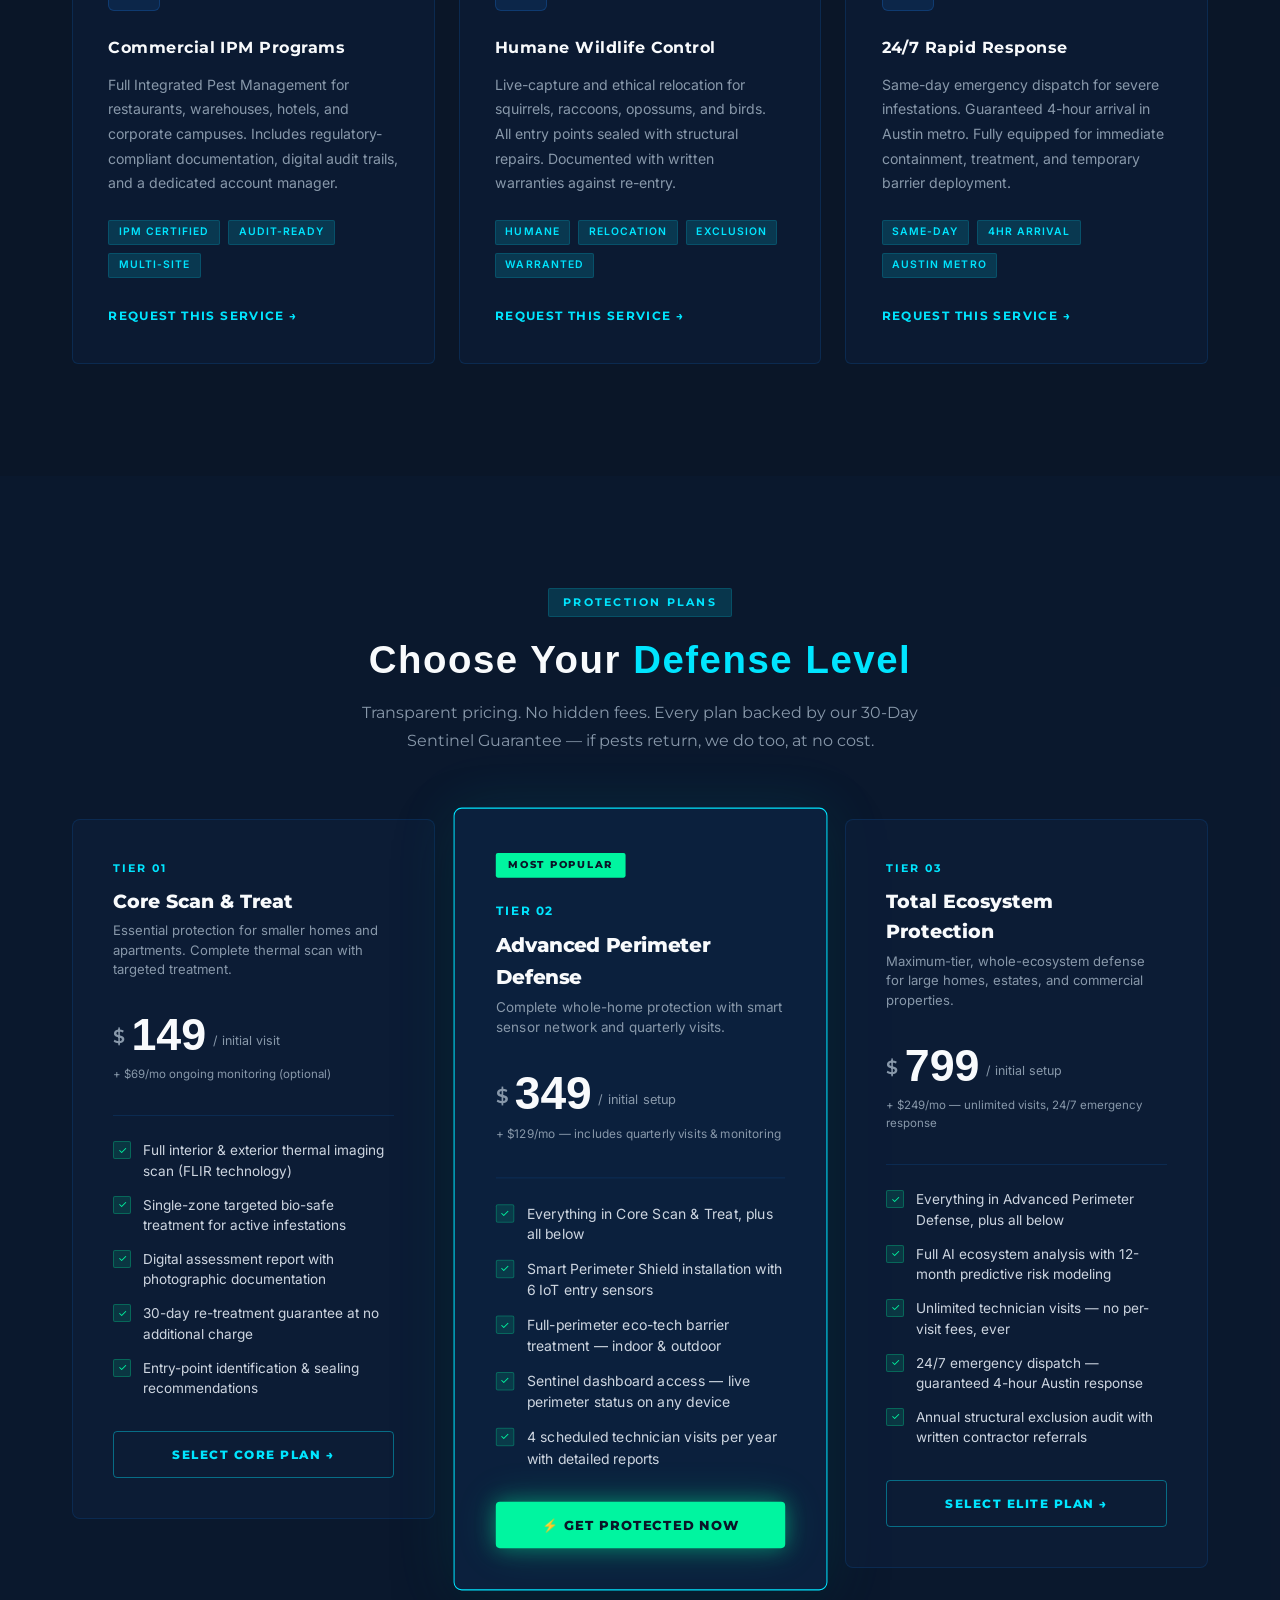
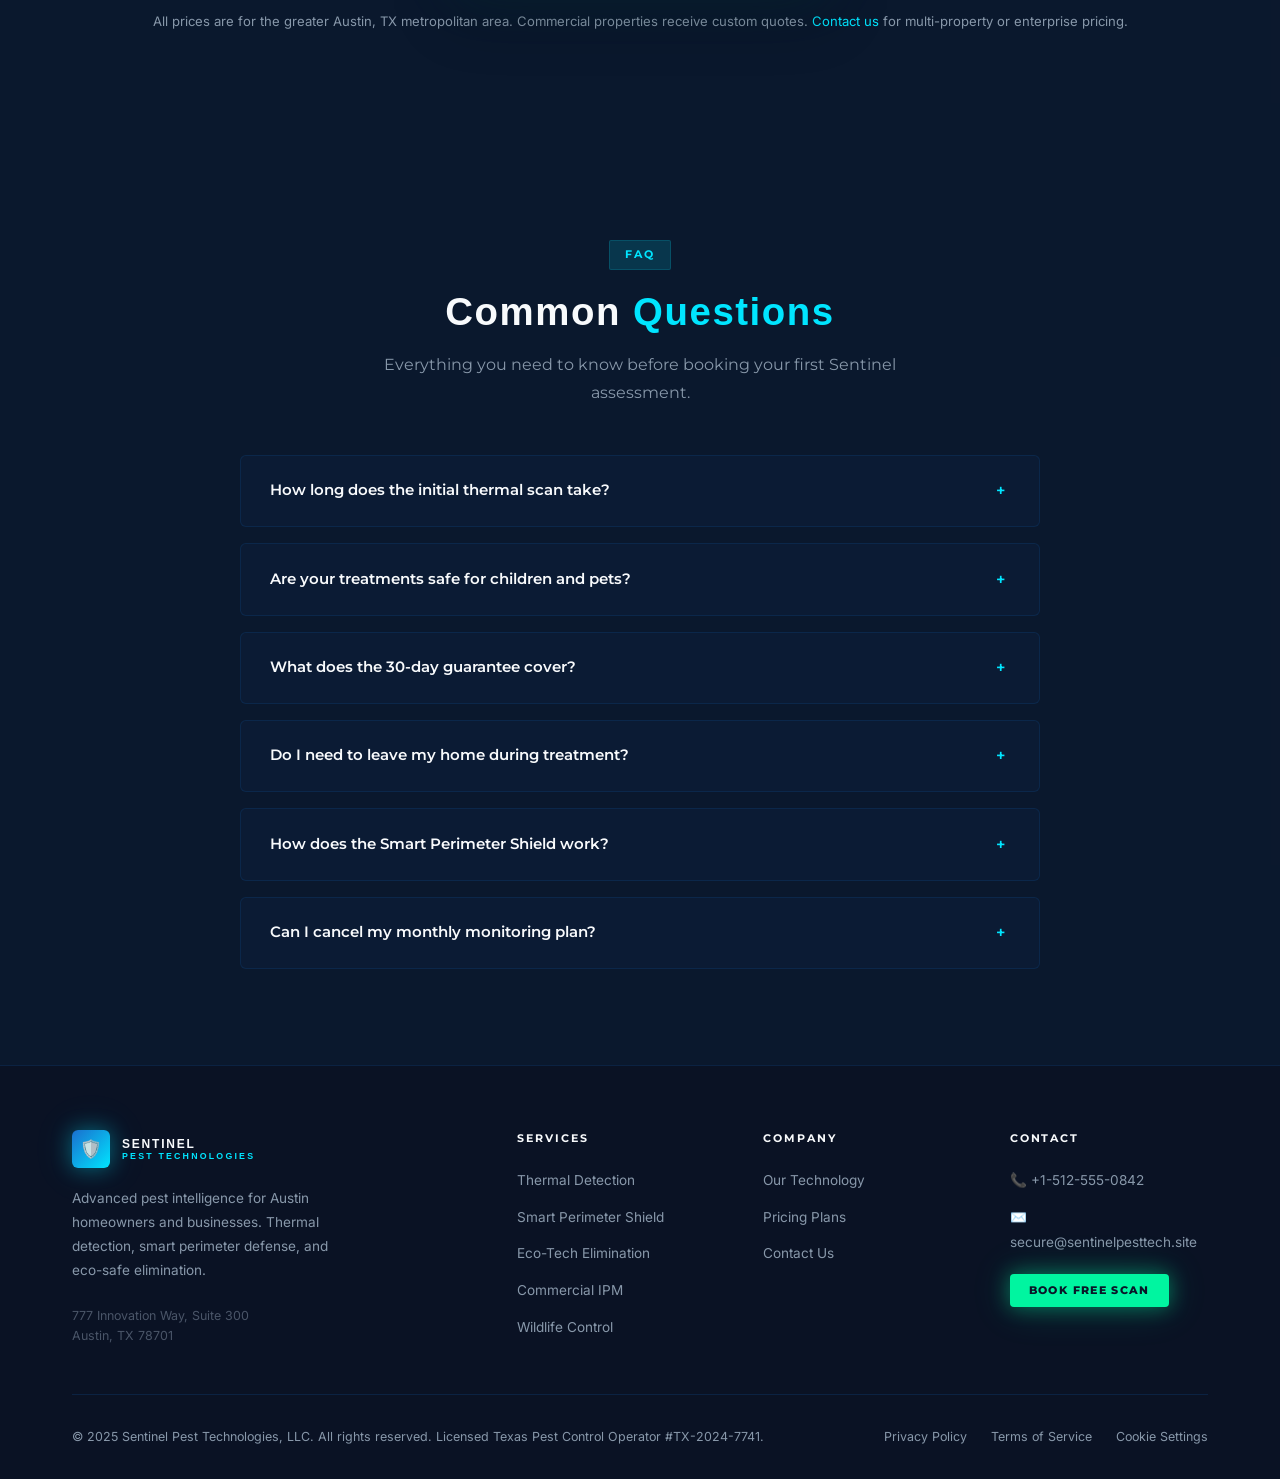
<file: services.html>
<!DOCTYPE html>
<html lang="en">
<head>
<meta charset="UTF-8">
<meta name="viewport" content="width=device-width, initial-scale=1.0">
<title>Services & Pricing — Sentinel Pest Technologies</title>
<meta name="description" content="Explore Sentinel Pest Technologies' full range of services: thermal detection, smart perimeter shield, eco-tech elimination, commercial IPM, wildlife control, and 24/7 rapid response. View pricing plans.">
<link rel="preconnect" href="https://fonts.googleapis.com">
<link rel="preconnect" href="https://fonts.gstatic.com" crossorigin>
<link href="https://fonts.googleapis.com/css2?family=Syncopate:wght@400;700&family=Montserrat:wght@300;400;500;600;700;800&family=Inter:wght@300;400;500;600&display=swap" rel="stylesheet">
<link rel="stylesheet" href="css/style.css">
<style>
  /* ---- SERVICES PAGE ---- */
  .services-full { padding: 7rem 0; }
  .services-grid-full { display:grid; grid-template-columns:repeat(3,1fr); gap:1.5rem; }

  .service-detail-section { padding: 7rem 0; background:rgba(13,30,58,0.3); }
  .service-detail-grid { display:grid; grid-template-columns:1fr 1fr; gap:4rem; align-items:center; margin-bottom:4rem; }
  .service-detail-grid:nth-child(even) { direction:rtl; }
  .service-detail-grid:nth-child(even) > * { direction:ltr; }
  .service-detail-img { border-radius:6px; overflow:hidden; border:1px solid rgba(13,59,110,0.5); }
  .service-detail-img img { width:100%; height:320px; object-fit:cover; filter:brightness(0.8); }
  .service-detail-content {}
  .sdc-tag { font-family:var(--font-sub); font-size:0.65rem; font-weight:700; letter-spacing:0.18em; text-transform:uppercase; color:var(--cyan); margin-bottom:0.8rem; }
  .sdc-title { font-family:var(--font-sub); font-size:1.3rem; font-weight:800; color:var(--white); margin-bottom:1rem; line-height:1.3; }
  .sdc-desc { font-size:0.9rem; color:var(--slate-400); line-height:1.8; margin-bottom:1.5rem; }
  .sdc-list { display:flex; flex-direction:column; gap:0.6rem; margin-bottom:1.8rem; }
  .sdc-item { display:flex; align-items:flex-start; gap:0.6rem; font-size:0.85rem; color:var(--slate-100); }
  .sdc-check { color:var(--electric-green); font-size:0.8rem; margin-top:1px; }

  #pricing { padding: 7rem 0; }
  .pricing-grid { display:grid; grid-template-columns:repeat(3,1fr); gap:1.5rem; align-items:start; }

  .faq-section { padding: 6rem 0; background:rgba(13,30,58,0.3); }
  .faq-list { display:flex; flex-direction:column; gap:1rem; margin-top:3rem; max-width:800px; margin-left:auto; margin-right:auto; }
  .faq-item { background:rgba(13,30,58,0.6); border:1px solid rgba(13,59,110,0.4); border-radius:6px; overflow:hidden; }
  .faq-q { padding:1.4rem 1.8rem; display:flex; align-items:center; justify-content:space-between; cursor:pointer; font-family:var(--font-sub); font-size:0.92rem; font-weight:600; color:var(--white); gap:1rem; transition:var(--transition); }
  .faq-q:hover { color:var(--cyan); }
  .faq-icon { font-size:1rem; color:var(--cyan); transition:var(--transition); min-width:20px; text-align:center; }
  .faq-a { max-height:0; overflow:hidden; transition:max-height 0.4s ease, padding 0.3s ease; }
  .faq-a p { padding:0 1.8rem 1.4rem; font-size:0.88rem; color:var(--slate-400); line-height:1.75; }
  .faq-item.open .faq-a { max-height:400px; }
  .faq-item.open .faq-icon { transform:rotate(45deg); }

  @media (max-width:1024px) {
    .services-grid-full { grid-template-columns:1fr 1fr; }
    .pricing-grid { grid-template-columns:1fr; max-width:450px; margin:0 auto; }
    .pricing-card.featured { transform:scale(1); }
    .service-detail-grid { grid-template-columns:1fr; }
    .service-detail-grid:nth-child(even) { direction:ltr; }
  }
  @media (max-width:768px) {
    .services-grid-full { grid-template-columns:1fr; }
  }
</style>
</head>
<body>

<!-- NAVBAR -->
<nav id="navbar">
  <div class="container">
    <div class="nav-inner">
      <a href="index.html" class="nav-logo">
        <div class="logo-icon">🛡️</div>
        <div class="logo-text">SENTINEL<span>PEST TECHNOLOGIES</span></div>
      </a>
      <div class="nav-links" id="navLinks">
        <a href="index.html">Home</a>
        <a href="services.html" class="active">Services</a>
        <a href="about.html">Our Tech</a>
        <a href="contact.html">Contact</a>
        <a href="#" class="nav-cta" onclick="openModal('Free Scan')">Get Free Scan</a>
      </div>
      <button class="hamburger" onclick="toggleNav()"><span></span><span></span><span></span></button>
    </div>
  </div>
</nav>

<!-- PAGE HERO -->
<section class="page-hero">
  <div class="page-hero-bg"></div>
  <div class="page-hero-grid"></div>
  <div class="container">
    <div class="page-hero-content fade-in">
      <span class="section-tag">Services & Pricing</span>
      <h1 class="section-title" style="font-size:clamp(1.8rem,4vw,3rem)">Complete Pest Defense <span>For Every Threat</span></h1>
      <p class="section-sub">Six integrated service systems — from thermal detection to 24/7 emergency response — all backed by our 30-Day Sentinel Guarantee.</p>
    </div>
  </div>
</section>

<!-- TRUST BAR -->
<section id="trust">
  <div class="container">
    <div class="trust-inner">
      <div class="trust-item"><span class="trust-icon">🏆</span><span><strong>EPA Certified</strong> Eco-Safe Methods</span></div>
      <div class="trust-item"><span class="trust-icon">🔬</span><span><strong>Thermal + AI</strong> Detection Tech</span></div>
      <div class="trust-item"><span class="trust-icon">📋</span><span><strong>Licensed & Insured</strong> Texas Operators</span></div>
      <div class="trust-item"><span class="trust-icon">🛡️</span><span><strong>30-Day</strong> Satisfaction Guarantee</span></div>
      <div class="trust-item"><span class="trust-icon">⚡</span><span><strong>Same-Day</strong> Emergency Response</span></div>
    </div>
  </div>
</section>

<!-- FULL SERVICES GRID -->
<section class="services-full">
  <div class="container">
    <div style="text-align:center;margin-bottom:4rem" class="fade-in">
      <span class="section-tag">All Services</span>
      <h2 class="section-title">Every Tool in the <span>Sentinel Arsenal</span></h2>
      <p class="section-sub" style="margin:0 auto">Each service is deployable as a standalone engagement or as part of an integrated protection plan.</p>
    </div>
    <div class="services-grid-full">
      <div class="service-card fade-in">
        <div class="service-card-number">01 / DETECTION</div>
        <div class="service-icon-wrap">🌡️</div>
        <h3 class="service-title">Thermal Infrared Detection</h3>
        <p class="service-desc">FLIR-certified technicians deploy advanced thermal cameras to detect hidden colonies inside walls, floors, and crawl spaces. Every scan generates a full heat-signature map of your property.</p>
        <div class="service-tags"><span class="service-tag">IR Scanning</span><span class="service-tag">Termite</span><span class="service-tag">Rodent</span><span class="service-tag">Structural</span></div>
        <div style="margin-top:1.5rem"><button class="service-learn" onclick="openModal('Thermal Infrared Detection')">Request This Service →</button></div>
      </div>
      <div class="service-card fade-in" style="animation-delay:0.1s">
        <div class="service-card-number">02 / PERIMETER</div>
        <div class="service-icon-wrap">🔒</div>
        <h3 class="service-title">Smart Perimeter Shield</h3>
        <p class="service-desc">IoT micro-sensors deployed at all entry corridors form a continuous monitoring network. Anomalies trigger instant dashboard alerts. The system runs 24/7 and reports every 15 minutes.</p>
        <div class="service-tags"><span class="service-tag">IoT Sensors</span><span class="service-tag">LoRaWAN</span><span class="service-tag">24/7</span></div>
        <div style="margin-top:1.5rem"><button class="service-learn" onclick="openModal('Smart Perimeter Shield')">Request This Service →</button></div>
      </div>
      <div class="service-card fade-in" style="animation-delay:0.2s">
        <div class="service-card-number">03 / ELIMINATION</div>
        <div class="service-icon-wrap">🧪</div>
        <h3 class="service-title">Eco-Tech Elimination</h3>
        <p class="service-desc">Precision micro-injection of EPA List N bio-formulations directly into identified pest zones. Zero broad-area spraying — zero harmful residue. Mandatory clearance certificate issued post-treatment.</p>
        <div class="service-tags"><span class="service-tag">Bio-Safe</span><span class="service-tag">Pet Friendly</span><span class="service-tag">EPA Listed</span></div>
        <div style="margin-top:1.5rem"><button class="service-learn" onclick="openModal('Eco-Tech Elimination')">Request This Service →</button></div>
      </div>
      <div class="service-card fade-in">
        <div class="service-card-number">04 / COMMERCIAL</div>
        <div class="service-icon-wrap">🏢</div>
        <h3 class="service-title">Commercial IPM Programs</h3>
        <p class="service-desc">Full Integrated Pest Management for restaurants, warehouses, hotels, and corporate campuses. Includes regulatory-compliant documentation, digital audit trails, and a dedicated account manager.</p>
        <div class="service-tags"><span class="service-tag">IPM Certified</span><span class="service-tag">Audit-Ready</span><span class="service-tag">Multi-Site</span></div>
        <div style="margin-top:1.5rem"><button class="service-learn" onclick="openModal('Commercial IPM Programs')">Request This Service →</button></div>
      </div>
      <div class="service-card fade-in" style="animation-delay:0.1s">
        <div class="service-card-number">05 / WILDLIFE</div>
        <div class="service-icon-wrap">🦝</div>
        <h3 class="service-title">Humane Wildlife Control</h3>
        <p class="service-desc">Live-capture and ethical relocation for squirrels, raccoons, opossums, and birds. All entry points sealed with structural repairs. Documented with written warranties against re-entry.</p>
        <div class="service-tags"><span class="service-tag">Humane</span><span class="service-tag">Relocation</span><span class="service-tag">Exclusion</span><span class="service-tag">Warranted</span></div>
        <div style="margin-top:1.5rem"><button class="service-learn" onclick="openModal('Humane Wildlife Control')">Request This Service →</button></div>
      </div>
      <div class="service-card fade-in" style="animation-delay:0.2s">
        <div class="service-card-number">06 / EMERGENCY</div>
        <div class="service-icon-wrap">🚨</div>
        <h3 class="service-title">24/7 Rapid Response</h3>
        <p class="service-desc">Same-day emergency dispatch for severe infestations. Guaranteed 4-hour arrival in Austin metro. Fully equipped for immediate containment, treatment, and temporary barrier deployment.</p>
        <div class="service-tags"><span class="service-tag">Same-Day</span><span class="service-tag">4hr Arrival</span><span class="service-tag">Austin Metro</span></div>
        <div style="margin-top:1.5rem"><button class="service-learn" onclick="openModal('24/7 Rapid Response')">Request This Service →</button></div>
      </div>
    </div>
  </div>
</section>

<!-- PRICING -->
<section id="pricing" style="background:rgba(13,30,58,0.3)">
  <div class="container">
    <div style="text-align:center;margin-bottom:4rem" class="fade-in">
      <span class="section-tag">Protection Plans</span>
      <h2 class="section-title">Choose Your <span>Defense Level</span></h2>
      <p class="section-sub" style="margin:0 auto">Transparent pricing. No hidden fees. Every plan backed by our 30-Day Sentinel Guarantee — if pests return, we do too, at no cost.</p>
    </div>
    <div class="pricing-grid">
      <!-- TIER 1 -->
      <div class="pricing-card fade-in">
        <div class="pricing-tier">Tier 01</div>
        <div class="pricing-name">Core Scan & Treat</div>
        <div class="pricing-tagline">Essential protection for smaller homes and apartments. Complete thermal scan with targeted treatment.</div>
        <div class="pricing-price-wrap">
          <span class="pricing-dollar">$</span>
          <span class="pricing-amount">149</span>
          <span class="pricing-period">/ initial visit</span>
        </div>
        <div class="pricing-note">+ $69/mo ongoing monitoring (optional)</div>
        <div class="pricing-divider"></div>
        <ul class="pricing-features">
          <li class="pf-item"><div class="pf-check">✓</div><span>Full interior & exterior thermal imaging scan (FLIR technology)</span></li>
          <li class="pf-item"><div class="pf-check">✓</div><span>Single-zone targeted bio-safe treatment for active infestations</span></li>
          <li class="pf-item"><div class="pf-check">✓</div><span>Digital assessment report with photographic documentation</span></li>
          <li class="pf-item"><div class="pf-check">✓</div><span>30-day re-treatment guarantee at no additional charge</span></li>
          <li class="pf-item"><div class="pf-check">✓</div><span>Entry-point identification & sealing recommendations</span></li>
        </ul>
        <button class="pricing-cta secondary-cta" onclick="openModal('Core Scan & Treat — $149')">Select Core Plan →</button>
      </div>
      <!-- TIER 2 FEATURED -->
      <div class="pricing-card featured fade-in" style="animation-delay:0.1s">
        <div class="pricing-badge">Most Popular</div>
        <div class="pricing-tier">Tier 02</div>
        <div class="pricing-name">Advanced Perimeter Defense</div>
        <div class="pricing-tagline">Complete whole-home protection with smart sensor network and quarterly visits.</div>
        <div class="pricing-price-wrap">
          <span class="pricing-dollar">$</span>
          <span class="pricing-amount">349</span>
          <span class="pricing-period">/ initial setup</span>
        </div>
        <div class="pricing-note">+ $129/mo — includes quarterly visits & monitoring</div>
        <div class="pricing-divider"></div>
        <ul class="pricing-features">
          <li class="pf-item"><div class="pf-check">✓</div><span>Everything in Core Scan & Treat, plus all below</span></li>
          <li class="pf-item"><div class="pf-check">✓</div><span>Smart Perimeter Shield installation with 6 IoT entry sensors</span></li>
          <li class="pf-item"><div class="pf-check">✓</div><span>Full-perimeter eco-tech barrier treatment — indoor & outdoor</span></li>
          <li class="pf-item"><div class="pf-check">✓</div><span>Sentinel dashboard access — live perimeter status on any device</span></li>
          <li class="pf-item"><div class="pf-check">✓</div><span>4 scheduled technician visits per year with detailed reports</span></li>
        </ul>
        <button class="pricing-cta primary-cta" onclick="openModal('Advanced Perimeter Defense — $349 + $129/mo')">⚡ Get Protected Now</button>
      </div>
      <!-- TIER 3 -->
      <div class="pricing-card fade-in" style="animation-delay:0.2s">
        <div class="pricing-tier">Tier 03</div>
        <div class="pricing-name">Total Ecosystem Protection</div>
        <div class="pricing-tagline">Maximum-tier, whole-ecosystem defense for large homes, estates, and commercial properties.</div>
        <div class="pricing-price-wrap">
          <span class="pricing-dollar">$</span>
          <span class="pricing-amount">799</span>
          <span class="pricing-period">/ initial setup</span>
        </div>
        <div class="pricing-note">+ $249/mo — unlimited visits, 24/7 emergency response</div>
        <div class="pricing-divider"></div>
        <ul class="pricing-features">
          <li class="pf-item"><div class="pf-check">✓</div><span>Everything in Advanced Perimeter Defense, plus all below</span></li>
          <li class="pf-item"><div class="pf-check">✓</div><span>Full AI ecosystem analysis with 12-month predictive risk modeling</span></li>
          <li class="pf-item"><div class="pf-check">✓</div><span>Unlimited technician visits — no per-visit fees, ever</span></li>
          <li class="pf-item"><div class="pf-check">✓</div><span>24/7 emergency dispatch — guaranteed 4-hour Austin response</span></li>
          <li class="pf-item"><div class="pf-check">✓</div><span>Annual structural exclusion audit with written contractor referrals</span></li>
        </ul>
        <button class="pricing-cta secondary-cta" onclick="openModal('Total Ecosystem Protection — $799 + $249/mo')">Select Elite Plan →</button>
      </div>
    </div>
    <p style="text-align:center;margin-top:2rem;font-size:0.82rem;color:var(--slate-400)">All prices are for the greater Austin, TX metropolitan area. Commercial properties receive custom quotes. <a href="contact.html" style="color:var(--cyan)">Contact us</a> for multi-property or enterprise pricing.</p>
  </div>
</section>

<!-- FAQ -->
<section class="faq-section">
  <div class="container">
    <div style="text-align:center" class="fade-in">
      <span class="section-tag">FAQ</span>
      <h2 class="section-title">Common <span>Questions</span></h2>
      <p class="section-sub" style="margin:0 auto">Everything you need to know before booking your first Sentinel assessment.</p>
    </div>
    <div class="faq-list">
      <div class="faq-item fade-in">
        <div class="faq-q" onclick="toggleFaq(this)"><span>How long does the initial thermal scan take?</span><span class="faq-icon">+</span></div>
        <div class="faq-a"><p>A residential thermal scan typically takes 60–90 minutes for properties up to 3,000 sq ft. Larger homes, multi-unit properties, and commercial spaces may take 2–4 hours. Your technician will provide a time estimate during booking.</p></div>
      </div>
      <div class="faq-item fade-in" style="animation-delay:0.05s">
        <div class="faq-q" onclick="toggleFaq(this)"><span>Are your treatments safe for children and pets?</span><span class="faq-icon">+</span></div>
        <div class="faq-a"><p>Yes. All Sentinel formulations are EPA List N certified and leave zero harmful residue once dry (typically 2–4 hours). We provide a mandatory clearance certificate after every treatment specifying the safe re-entry time. All products are tested for child and pet safety by independent third-party laboratories.</p></div>
      </div>
      <div class="faq-item fade-in" style="animation-delay:0.1s">
        <div class="faq-q" onclick="toggleFaq(this)"><span>What does the 30-day guarantee cover?</span><span class="faq-icon">+</span></div>
        <div class="faq-a"><p>If pests from the same species and infestation area return within 30 days of your treatment, we return and re-treat at no charge. The guarantee applies to the specific infestation category treated. New infestations from separate entry points or different pest species are not covered under this guarantee but can be addressed as a new service call.</p></div>
      </div>
      <div class="faq-item fade-in" style="animation-delay:0.15s">
        <div class="faq-q" onclick="toggleFaq(this)"><span>Do I need to leave my home during treatment?</span><span class="faq-icon">+</span></div>
        <div class="faq-a"><p>For most treatments, yes — we recommend vacating the treated area for 2–4 hours (the clearance period specified on your certificate). Our technician will advise you on the exact duration based on the specific formulation and areas treated. In most cases, untreated rooms can be occupied during treatment.</p></div>
      </div>
      <div class="faq-item fade-in" style="animation-delay:0.2s">
        <div class="faq-q" onclick="toggleFaq(this)"><span>How does the Smart Perimeter Shield work?</span><span class="faq-icon">+</span></div>
        <div class="faq-a"><p>We install LoRaWAN-connected micro-sensors at all identified entry corridors — typically 6–12 units per residential property. Each sensor monitors vibration, temperature changes, and chemical signatures associated with pest activity. They report to our cloud platform every 15 minutes. Any anomaly triggers an instant alert on your Sentinel dashboard and to our operations center for review.</p></div>
      </div>
      <div class="faq-item fade-in" style="animation-delay:0.25s">
        <div class="faq-q" onclick="toggleFaq(this)"><span>Can I cancel my monthly monitoring plan?</span><span class="faq-icon">+</span></div>
        <div class="faq-a"><p>Yes. Monthly plans can be cancelled with 30 days written notice — no long-term contracts. You keep all installed sensor hardware after 12 consecutive months of service. There are no early termination fees for cancellations after the first 90 days.</p></div>
      </div>
    </div>
  </div>
</section>

<!-- FOOTER -->
<footer id="footer">
  <div class="container">
    <div class="footer-top">
      <div>
        <a href="index.html" class="nav-logo" style="margin-bottom:1.2rem;display:inline-flex">
          <div class="logo-icon">🛡️</div>
          <div class="logo-text">SENTINEL<span>PEST TECHNOLOGIES</span></div>
        </a>
        <p class="footer-desc">Advanced pest intelligence for Austin homeowners and businesses. Thermal detection, smart perimeter defense, and eco-safe elimination.</p>
        <p style="font-size:0.78rem;color:var(--slate-600)">777 Innovation Way, Suite 300<br>Austin, TX 78701</p>
      </div>
      <div>
        <div class="footer-col-title">Services</div>
        <ul class="footer-links">
          <li><a href="services.html">Thermal Detection</a></li>
          <li><a href="services.html">Smart Perimeter Shield</a></li>
          <li><a href="services.html">Eco-Tech Elimination</a></li>
          <li><a href="services.html">Commercial IPM</a></li>
          <li><a href="services.html">Wildlife Control</a></li>
        </ul>
      </div>
      <div>
        <div class="footer-col-title">Company</div>
        <ul class="footer-links">
          <li><a href="about.html">Our Technology</a></li>
          <li><a href="services.html#pricing">Pricing Plans</a></li>
          <li><a href="contact.html">Contact Us</a></li>
        </ul>
      </div>
      <div>
        <div class="footer-col-title">Contact</div>
        <ul class="footer-links">
          <li><a href="tel:+15125550842">📞 +1-512-555-0842</a></li>
          <li><a href="mailto:secure@sentinelpesttech.site">✉️ secure@sentinelpesttech.site</a></li>
          <li style="padding-top:0.5rem"><button class="cta-primary" style="font-size:0.7rem;padding:0.6rem 1.2rem" onclick="openModal('Free Inspection')">Book Free Scan</button></li>
        </ul>
      </div>
    </div>
    <div class="footer-bottom">
      <p class="footer-copy">© 2025 Sentinel Pest Technologies, LLC. All rights reserved. Licensed Texas Pest Control Operator #TX-2024-7741.</p>
      <div class="footer-legal">
        <a href="privacy.html">Privacy Policy</a>
        <a href="terms.html">Terms of Service</a>
        <a href="#" onclick="document.getElementById('cookie-banner').classList.add('visible');return false">Cookie Settings</a>
      </div>
    </div>
  </div>
</footer>

<!-- MODAL -->
<div class="modal-overlay" id="leadModal" onclick="closeModalOutside(event)">
  <div class="modal-box">
    <button class="modal-close" onclick="closeModal()">✕</button>
    <div id="modalFormContent">
      <div class="modal-icon">🔍</div>
      <h2 class="modal-title">Get Your Free Assessment</h2>
      <p class="modal-subtitle">Book a complimentary thermal scan — no obligation, no pressure.</p>
      <div class="modal-selected-pkg"><span>📦</span> Selected: <span id="modalPkgName">General Inquiry</span></div>
      <form onsubmit="handleModalSubmit(event)">
        <input type="hidden" id="hiddenService" value="">
        <div class="form-row">
          <div class="form-group"><label class="form-label">First Name *</label><input class="form-input" type="text" placeholder="John" required></div>
          <div class="form-group"><label class="form-label">Last Name *</label><input class="form-input" type="text" placeholder="Smith" required></div>
        </div>
        <div class="form-group"><label class="form-label">Email *</label><input class="form-input" type="email" placeholder="you@example.com" required></div>
        <div class="form-group"><label class="form-label">Phone *</label><input class="form-input" type="tel" placeholder="+1 (512) 000-0000" required></div>
        <div class="form-group">
          <label class="form-label">Service / Package</label>
          <select class="form-select" id="mService">
            <option value="Free Thermal Scan">Free Thermal Scan</option>
            <option value="Thermal Infrared Detection">Thermal Infrared Detection</option>
            <option value="Smart Perimeter Shield">Smart Perimeter Shield</option>
            <option value="Eco-Tech Elimination">Eco-Tech Elimination</option>
            <option value="Commercial IPM Programs">Commercial IPM Programs</option>
            <option value="Humane Wildlife Control">Humane Wildlife Control</option>
            <option value="24/7 Rapid Response">24/7 Rapid Response</option>
            <option value="Core Scan & Treat — $149">Core Scan & Treat — $149</option>
            <option value="Advanced Perimeter Defense — $349 + $129/mo">Advanced Perimeter Defense</option>
            <option value="Total Ecosystem Protection — $799 + $249/mo">Total Ecosystem Protection</option>
            <option value="General Inquiry">General Inquiry</option>
          </select>
        </div>
        <div class="form-checkbox-wrap">
          <input class="form-checkbox" type="checkbox" id="modalConsent" required>
          <label class="form-checkbox-label" for="modalConsent">I consent to being contacted and agree to the <a href="privacy.html">Privacy Policy</a>. *</label>
        </div>
        <button type="submit" class="cta-primary" style="width:100%;justify-content:center">🚀 Book My Free Scan</button>
      </form>
    </div>
    <div class="modal-success" id="modalSuccess">
      <div class="success-icon">✅</div>
      <h3>You're All Set!</h3>
      <p>A Sentinel specialist will contact you within <strong style="color:var(--cyan)">2 business hours</strong>.</p>
      <br><button class="cta-secondary" onclick="closeModal()">Close ✕</button>
    </div>
  </div>
</div>

<!-- COOKIE BANNER -->
<div id="cookie-banner">
  <div class="cookie-text"><strong>🍪 We Use Cookies.</strong> We use cookies to enhance your experience. See our <a href="privacy.html">Privacy Policy</a>.</div>
  <div class="cookie-actions">
    <button class="cookie-btn cookie-decline" onclick="dismissCookie(false)">Manage / Decline</button>
    <button class="cookie-btn cookie-accept" onclick="dismissCookie(true)">Accept All</button>
  </div>
</div>

<script src="js/main.js"></script>
<script>
function toggleFaq(el) {
  const item = el.closest('.faq-item');
  const isOpen = item.classList.contains('open');
  document.querySelectorAll('.faq-item').forEach(i => i.classList.remove('open'));
  if (!isOpen) item.classList.add('open');
}
</script>
</body>
</html>
</file>
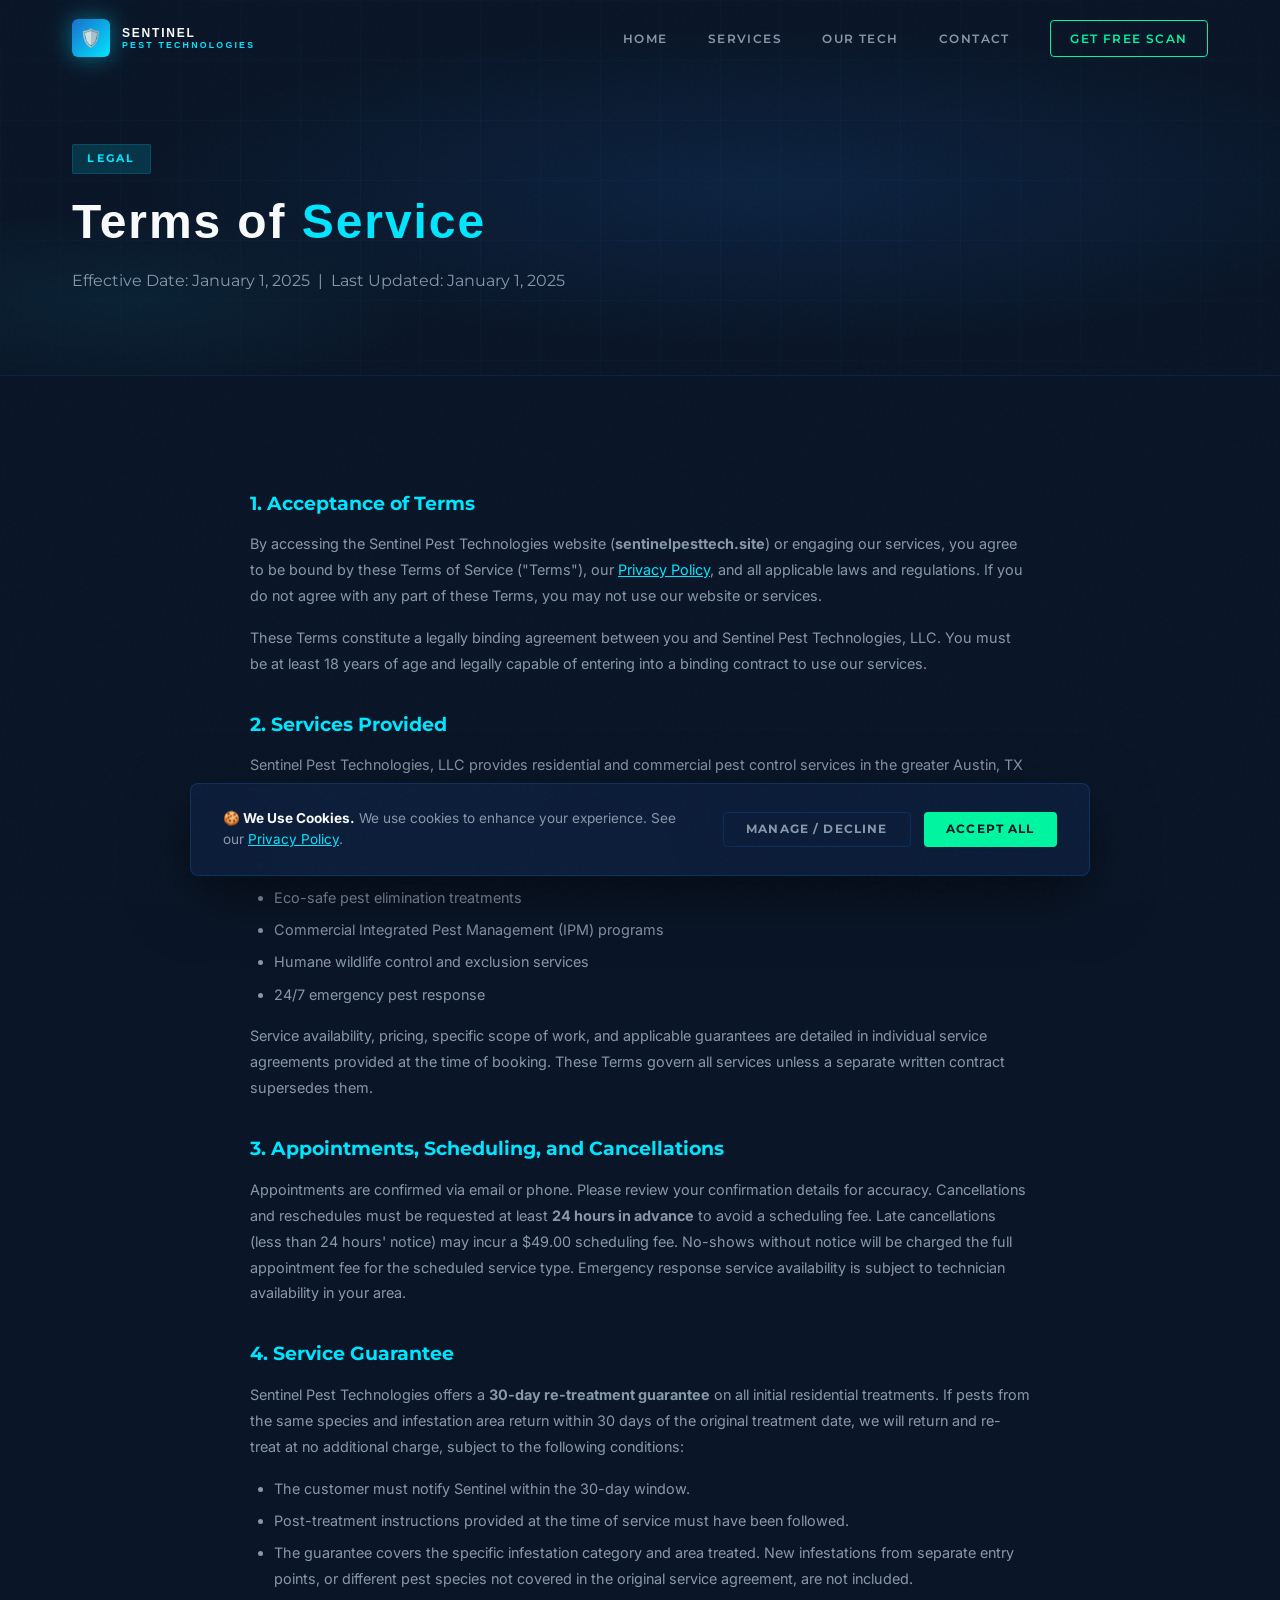
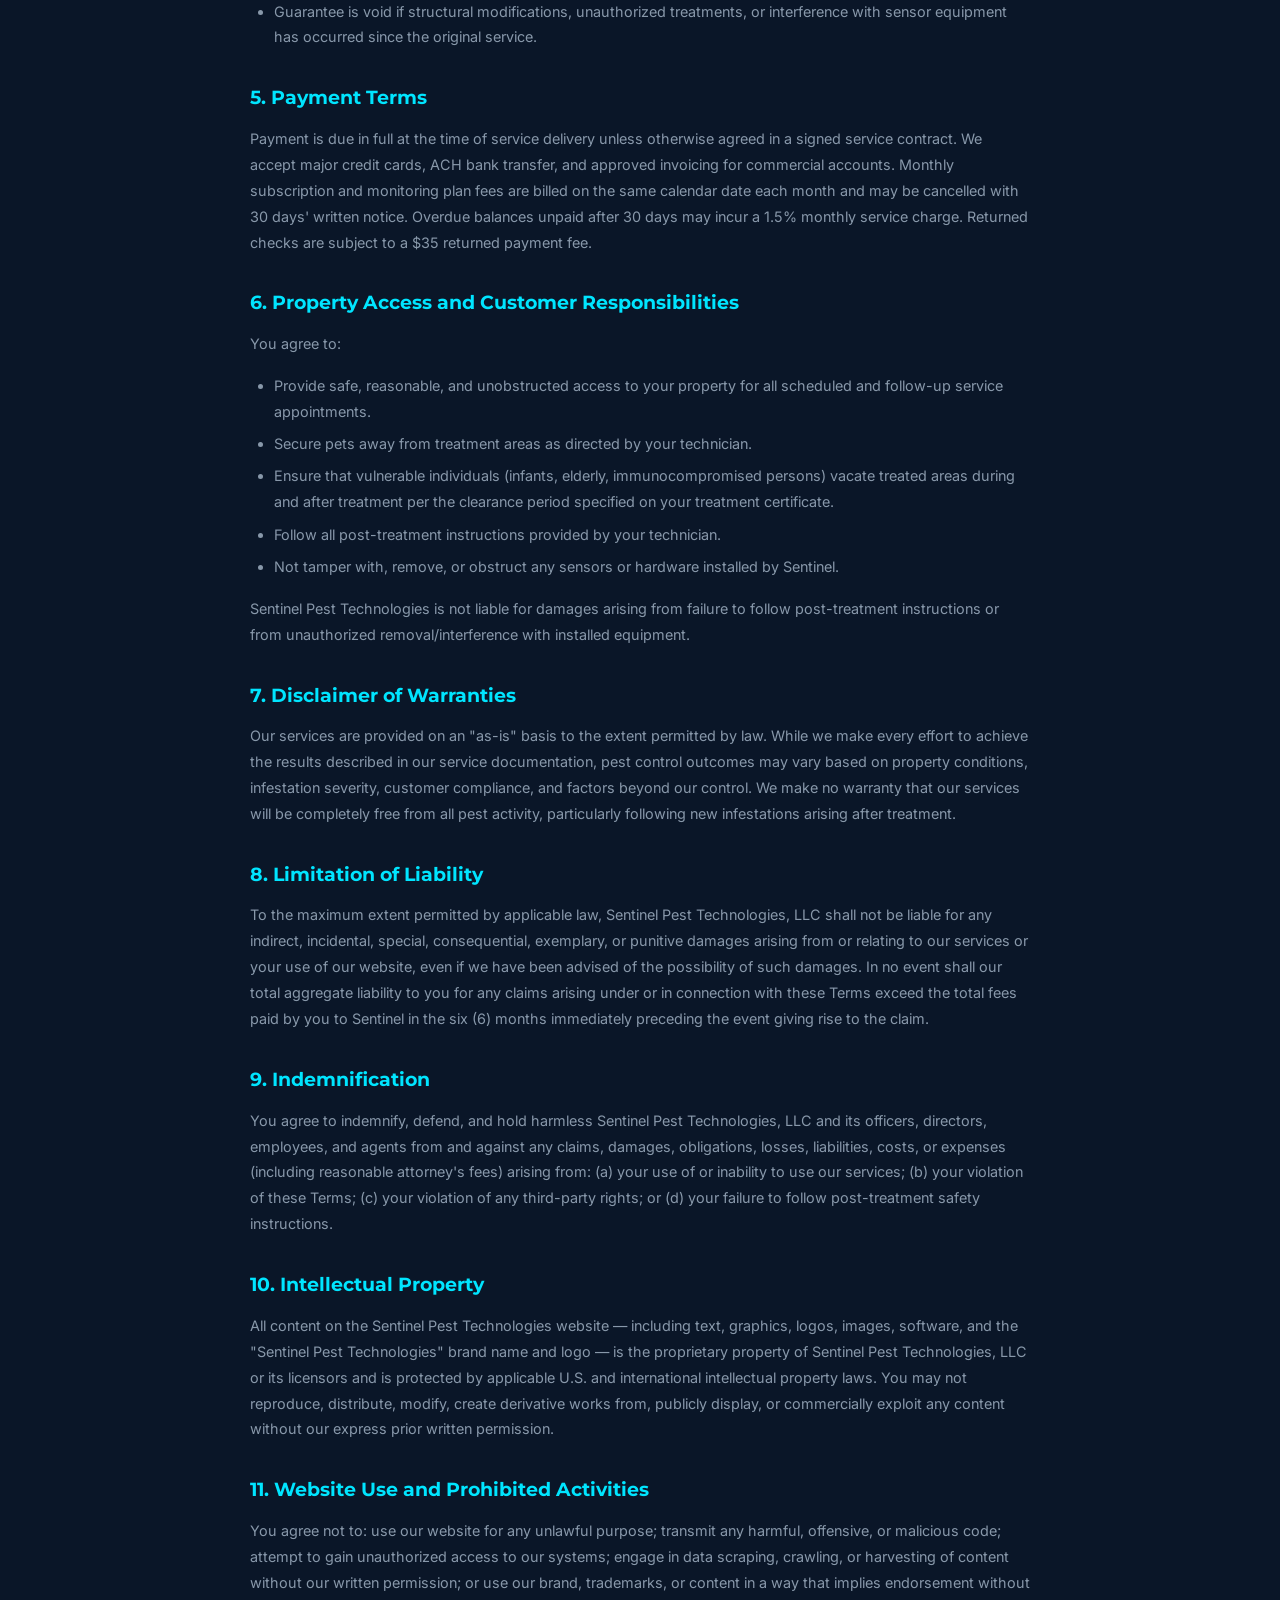
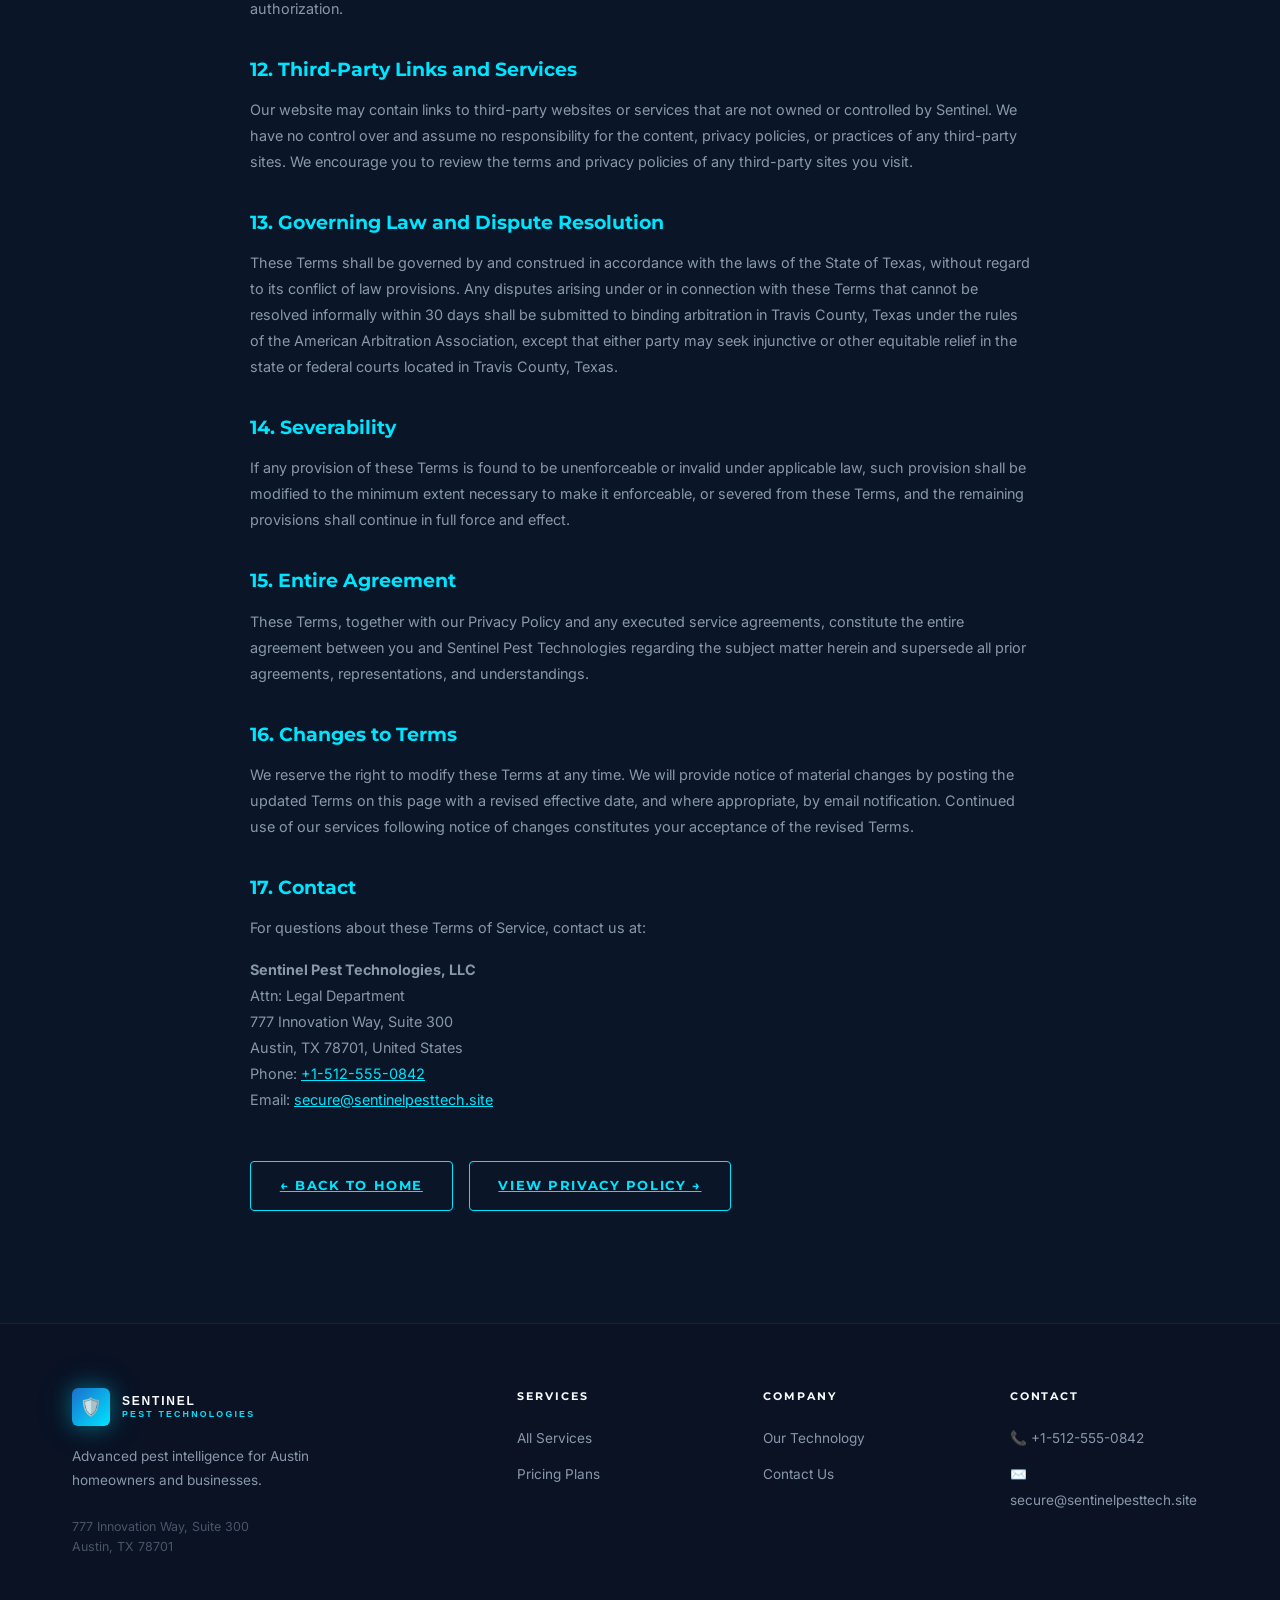
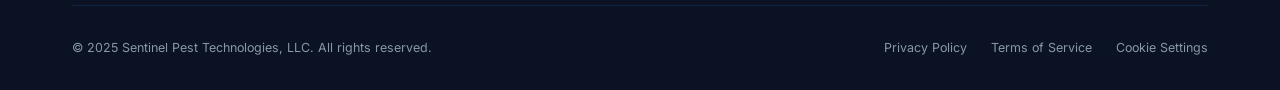
<file: terms.html>
<!DOCTYPE html>
<html lang="en">
<head>
<meta charset="UTF-8">
<meta name="viewport" content="width=device-width, initial-scale=1.0">
<title>Terms of Service — Sentinel Pest Technologies</title>
<meta name="description" content="Sentinel Pest Technologies Terms of Service — the terms and conditions governing use of our services and website.">
<link rel="preconnect" href="https://fonts.googleapis.com">
<link rel="preconnect" href="https://fonts.gstatic.com" crossorigin>
<link href="https://fonts.googleapis.com/css2?family=Syncopate:wght@400;700&family=Montserrat:wght@300;400;500;600;700;800&family=Inter:wght@300;400;500;600&display=swap" rel="stylesheet">
<link rel="stylesheet" href="css/style.css">
</head>
<body>

<!-- NAVBAR -->
<nav id="navbar">
  <div class="container">
    <div class="nav-inner">
      <a href="index.html" class="nav-logo">
        <div class="logo-icon">🛡️</div>
        <div class="logo-text">SENTINEL<span>PEST TECHNOLOGIES</span></div>
      </a>
      <div class="nav-links" id="navLinks">
        <a href="index.html">Home</a>
        <a href="services.html">Services</a>
        <a href="about.html">Our Tech</a>
        <a href="contact.html">Contact</a>
        <a href="#" class="nav-cta" onclick="openModal('Free Scan')">Get Free Scan</a>
      </div>
      <button class="hamburger" onclick="toggleNav()"><span></span><span></span><span></span></button>
    </div>
  </div>
</nav>

<!-- PAGE HERO -->
<section class="page-hero">
  <div class="page-hero-bg"></div>
  <div class="page-hero-grid"></div>
  <div class="container">
    <div class="page-hero-content fade-in">
      <span class="section-tag">Legal</span>
      <h1 class="section-title" style="font-size:clamp(1.8rem,4vw,3rem)">Terms of <span>Service</span></h1>
      <p class="section-sub">Effective Date: January 1, 2025 &nbsp;|&nbsp; Last Updated: January 1, 2025</p>
    </div>
  </div>
</section>

<!-- LEGAL CONTENT -->
<section style="padding:5rem 0 7rem">
  <div class="container">
    <div class="legal-content fade-in">

      <h2>1. Acceptance of Terms</h2>
      <p>By accessing the Sentinel Pest Technologies website (<strong>sentinelpesttech.site</strong>) or engaging our services, you agree to be bound by these Terms of Service ("Terms"), our <a href="privacy.html">Privacy Policy</a>, and all applicable laws and regulations. If you do not agree with any part of these Terms, you may not use our website or services.</p>
      <p>These Terms constitute a legally binding agreement between you and Sentinel Pest Technologies, LLC. You must be at least 18 years of age and legally capable of entering into a binding contract to use our services.</p>

      <h2>2. Services Provided</h2>
      <p>Sentinel Pest Technologies, LLC provides residential and commercial pest control services in the greater Austin, TX metropolitan area, including but not limited to:</p>
      <ul>
        <li>Thermal infrared pest detection and structural assessment</li>
        <li>Smart Perimeter Shield IoT sensor installation and monitoring</li>
        <li>Eco-safe pest elimination treatments</li>
        <li>Commercial Integrated Pest Management (IPM) programs</li>
        <li>Humane wildlife control and exclusion services</li>
        <li>24/7 emergency pest response</li>
      </ul>
      <p>Service availability, pricing, specific scope of work, and applicable guarantees are detailed in individual service agreements provided at the time of booking. These Terms govern all services unless a separate written contract supersedes them.</p>

      <h2>3. Appointments, Scheduling, and Cancellations</h2>
      <p>Appointments are confirmed via email or phone. Please review your confirmation details for accuracy. Cancellations and reschedules must be requested at least <strong>24 hours in advance</strong> to avoid a scheduling fee. Late cancellations (less than 24 hours' notice) may incur a $49.00 scheduling fee. No-shows without notice will be charged the full appointment fee for the scheduled service type. Emergency response service availability is subject to technician availability in your area.</p>

      <h2>4. Service Guarantee</h2>
      <p>Sentinel Pest Technologies offers a <strong>30-day re-treatment guarantee</strong> on all initial residential treatments. If pests from the same species and infestation area return within 30 days of the original treatment date, we will return and re-treat at no additional charge, subject to the following conditions:</p>
      <ul>
        <li>The customer must notify Sentinel within the 30-day window.</li>
        <li>Post-treatment instructions provided at the time of service must have been followed.</li>
        <li>The guarantee covers the specific infestation category and area treated. New infestations from separate entry points, or different pest species not covered in the original service agreement, are not included.</li>
        <li>Guarantee is void if structural modifications, unauthorized treatments, or interference with sensor equipment has occurred since the original service.</li>
      </ul>

      <h2>5. Payment Terms</h2>
      <p>Payment is due in full at the time of service delivery unless otherwise agreed in a signed service contract. We accept major credit cards, ACH bank transfer, and approved invoicing for commercial accounts. Monthly subscription and monitoring plan fees are billed on the same calendar date each month and may be cancelled with 30 days' written notice. Overdue balances unpaid after 30 days may incur a 1.5% monthly service charge. Returned checks are subject to a $35 returned payment fee.</p>

      <h2>6. Property Access and Customer Responsibilities</h2>
      <p>You agree to:</p>
      <ul>
        <li>Provide safe, reasonable, and unobstructed access to your property for all scheduled and follow-up service appointments.</li>
        <li>Secure pets away from treatment areas as directed by your technician.</li>
        <li>Ensure that vulnerable individuals (infants, elderly, immunocompromised persons) vacate treated areas during and after treatment per the clearance period specified on your treatment certificate.</li>
        <li>Follow all post-treatment instructions provided by your technician.</li>
        <li>Not tamper with, remove, or obstruct any sensors or hardware installed by Sentinel.</li>
      </ul>
      <p>Sentinel Pest Technologies is not liable for damages arising from failure to follow post-treatment instructions or from unauthorized removal/interference with installed equipment.</p>

      <h2>7. Disclaimer of Warranties</h2>
      <p>Our services are provided on an "as-is" basis to the extent permitted by law. While we make every effort to achieve the results described in our service documentation, pest control outcomes may vary based on property conditions, infestation severity, customer compliance, and factors beyond our control. We make no warranty that our services will be completely free from all pest activity, particularly following new infestations arising after treatment.</p>

      <h2>8. Limitation of Liability</h2>
      <p>To the maximum extent permitted by applicable law, Sentinel Pest Technologies, LLC shall not be liable for any indirect, incidental, special, consequential, exemplary, or punitive damages arising from or relating to our services or your use of our website, even if we have been advised of the possibility of such damages. In no event shall our total aggregate liability to you for any claims arising under or in connection with these Terms exceed the total fees paid by you to Sentinel in the six (6) months immediately preceding the event giving rise to the claim.</p>

      <h2>9. Indemnification</h2>
      <p>You agree to indemnify, defend, and hold harmless Sentinel Pest Technologies, LLC and its officers, directors, employees, and agents from and against any claims, damages, obligations, losses, liabilities, costs, or expenses (including reasonable attorney's fees) arising from: (a) your use of or inability to use our services; (b) your violation of these Terms; (c) your violation of any third-party rights; or (d) your failure to follow post-treatment safety instructions.</p>

      <h2>10. Intellectual Property</h2>
      <p>All content on the Sentinel Pest Technologies website — including text, graphics, logos, images, software, and the "Sentinel Pest Technologies" brand name and logo — is the proprietary property of Sentinel Pest Technologies, LLC or its licensors and is protected by applicable U.S. and international intellectual property laws. You may not reproduce, distribute, modify, create derivative works from, publicly display, or commercially exploit any content without our express prior written permission.</p>

      <h2>11. Website Use and Prohibited Activities</h2>
      <p>You agree not to: use our website for any unlawful purpose; transmit any harmful, offensive, or malicious code; attempt to gain unauthorized access to our systems; engage in data scraping, crawling, or harvesting of content without our written permission; or use our brand, trademarks, or content in a way that implies endorsement without authorization.</p>

      <h2>12. Third-Party Links and Services</h2>
      <p>Our website may contain links to third-party websites or services that are not owned or controlled by Sentinel. We have no control over and assume no responsibility for the content, privacy policies, or practices of any third-party sites. We encourage you to review the terms and privacy policies of any third-party sites you visit.</p>

      <h2>13. Governing Law and Dispute Resolution</h2>
      <p>These Terms shall be governed by and construed in accordance with the laws of the State of Texas, without regard to its conflict of law provisions. Any disputes arising under or in connection with these Terms that cannot be resolved informally within 30 days shall be submitted to binding arbitration in Travis County, Texas under the rules of the American Arbitration Association, except that either party may seek injunctive or other equitable relief in the state or federal courts located in Travis County, Texas.</p>

      <h2>14. Severability</h2>
      <p>If any provision of these Terms is found to be unenforceable or invalid under applicable law, such provision shall be modified to the minimum extent necessary to make it enforceable, or severed from these Terms, and the remaining provisions shall continue in full force and effect.</p>

      <h2>15. Entire Agreement</h2>
      <p>These Terms, together with our Privacy Policy and any executed service agreements, constitute the entire agreement between you and Sentinel Pest Technologies regarding the subject matter herein and supersede all prior agreements, representations, and understandings.</p>

      <h2>16. Changes to Terms</h2>
      <p>We reserve the right to modify these Terms at any time. We will provide notice of material changes by posting the updated Terms on this page with a revised effective date, and where appropriate, by email notification. Continued use of our services following notice of changes constitutes your acceptance of the revised Terms.</p>

      <h2>17. Contact</h2>
      <p>For questions about these Terms of Service, contact us at:</p>
      <p>
        <strong>Sentinel Pest Technologies, LLC</strong><br>
        Attn: Legal Department<br>
        777 Innovation Way, Suite 300<br>
        Austin, TX 78701, United States<br>
        Phone: <a href="tel:+15125550842">+1-512-555-0842</a><br>
        Email: <a href="mailto:secure@sentinelpesttech.site">secure@sentinelpesttech.site</a>
      </p>

      <div style="margin-top:3rem;display:flex;gap:1rem;flex-wrap:wrap">
        <a href="index.html" class="cta-secondary">← Back to Home</a>
        <a href="privacy.html" class="cta-secondary">View Privacy Policy →</a>
      </div>
    </div>
  </div>
</section>

<!-- FOOTER -->
<footer id="footer">
  <div class="container">
    <div class="footer-top">
      <div>
        <a href="index.html" class="nav-logo" style="margin-bottom:1.2rem;display:inline-flex">
          <div class="logo-icon">🛡️</div>
          <div class="logo-text">SENTINEL<span>PEST TECHNOLOGIES</span></div>
        </a>
        <p class="footer-desc">Advanced pest intelligence for Austin homeowners and businesses.</p>
        <p style="font-size:0.78rem;color:var(--slate-600)">777 Innovation Way, Suite 300<br>Austin, TX 78701</p>
      </div>
      <div>
        <div class="footer-col-title">Services</div>
        <ul class="footer-links">
          <li><a href="services.html">All Services</a></li>
          <li><a href="services.html#pricing">Pricing Plans</a></li>
        </ul>
      </div>
      <div>
        <div class="footer-col-title">Company</div>
        <ul class="footer-links">
          <li><a href="about.html">Our Technology</a></li>
          <li><a href="contact.html">Contact Us</a></li>
        </ul>
      </div>
      <div>
        <div class="footer-col-title">Contact</div>
        <ul class="footer-links">
          <li><a href="tel:+15125550842">📞 +1-512-555-0842</a></li>
          <li><a href="mailto:secure@sentinelpesttech.site">✉️ secure@sentinelpesttech.site</a></li>
        </ul>
      </div>
    </div>
    <div class="footer-bottom">
      <p class="footer-copy">© 2025 Sentinel Pest Technologies, LLC. All rights reserved.</p>
      <div class="footer-legal">
        <a href="privacy.html">Privacy Policy</a>
        <a href="terms.html">Terms of Service</a>
        <a href="#" onclick="document.getElementById('cookie-banner').classList.add('visible');return false">Cookie Settings</a>
      </div>
    </div>
  </div>
</footer>

<!-- MODAL -->
<div class="modal-overlay" id="leadModal" onclick="closeModalOutside(event)">
  <div class="modal-box">
    <button class="modal-close" onclick="closeModal()">✕</button>
    <div id="modalFormContent">
      <div class="modal-icon">🔍</div>
      <h2 class="modal-title">Get Your Free Assessment</h2>
      <p class="modal-subtitle">Book a complimentary thermal scan — no obligation.</p>
      <div class="modal-selected-pkg"><span>📦</span> Selected: <span id="modalPkgName">General Inquiry</span></div>
      <form onsubmit="handleModalSubmit(event)">
        <input type="hidden" id="hiddenService" value="">
        <div class="form-row">
          <div class="form-group"><label class="form-label">First Name *</label><input class="form-input" type="text" placeholder="John" required></div>
          <div class="form-group"><label class="form-label">Last Name *</label><input class="form-input" type="text" placeholder="Smith" required></div>
        </div>
        <div class="form-group"><label class="form-label">Email *</label><input class="form-input" type="email" placeholder="you@example.com" required></div>
        <div class="form-group"><label class="form-label">Phone *</label><input class="form-input" type="tel" placeholder="+1 (512) 000-0000" required></div>
        <div class="form-group">
          <label class="form-label">Service</label>
          <select class="form-select" id="mService">
            <option value="Free Thermal Scan">Free Thermal Scan</option>
            <option value="General Inquiry">General Inquiry</option>
          </select>
        </div>
        <div class="form-checkbox-wrap">
          <input class="form-checkbox" type="checkbox" id="modalConsent" required>
          <label class="form-checkbox-label" for="modalConsent">I consent to being contacted and agree to this <a href="privacy.html">Privacy Policy</a>. *</label>
        </div>
        <button type="submit" class="cta-primary" style="width:100%;justify-content:center">🚀 Book My Free Scan</button>
      </form>
    </div>
    <div class="modal-success" id="modalSuccess">
      <div class="success-icon">✅</div>
      <h3>You're All Set!</h3>
      <p>A Sentinel specialist will contact you within <strong style="color:var(--cyan)">2 business hours</strong>.</p>
      <br><button class="cta-secondary" onclick="closeModal()">Close ✕</button>
    </div>
  </div>
</div>

<!-- COOKIE BANNER -->
<div id="cookie-banner">
  <div class="cookie-text"><strong>🍪 We Use Cookies.</strong> We use cookies to enhance your experience. See our <a href="privacy.html">Privacy Policy</a>.</div>
  <div class="cookie-actions">
    <button class="cookie-btn cookie-decline" onclick="dismissCookie(false)">Manage / Decline</button>
    <button class="cookie-btn cookie-accept" onclick="dismissCookie(true)">Accept All</button>
  </div>
</div>

<script src="js/main.js"></script>
</body>
</html>
</file>
<file: css/style.css>
/* ===================== CSS VARIABLES ===================== */
:root {
  --white: #f8fafc;
  --off-white: #eef2f7;
  --slate-100: #cdd5e0;
  --slate-400: #8898aa;
  --slate-600: #4a5568;
  --slate-700: #2d3748;
  --slate-800: #1a202c;
  --slate-900: #0f1621;
  --deep-blue: #0a1628;
  --cyber-blue: #0d3b6e;
  --blue-mid: #0e4d94;
  --blue-bright: #1a6fce;
  --electric-green: #00f5a0;
  --cyan: #00e5ff;
  --cyan-dim: rgba(0,229,255,0.15);
  --green-dim: rgba(0,245,160,0.12);
  --glow-green: 0 0 20px rgba(0,245,160,0.4), 0 0 40px rgba(0,245,160,0.2);
  --glow-cyan: 0 0 20px rgba(0,229,255,0.35), 0 0 40px rgba(0,229,255,0.15);
  --glow-blue: 0 0 30px rgba(26,111,206,0.3);
  --font-head: 'Syncopate', sans-serif;
  --font-sub: 'Montserrat', sans-serif;
  --font-body: 'Inter', sans-serif;
  --radius: 4px;
  --transition: 0.3s cubic-bezier(0.4, 0, 0.2, 1);
}

/* ===================== RESET & BASE ===================== */
*, *::before, *::after { box-sizing: border-box; margin: 0; padding: 0; }
html { scroll-behavior: smooth; font-size: 16px; }
body {
  background: var(--deep-blue);
  color: var(--white);
  font-family: var(--font-body);
  line-height: 1.6;
  overflow-x: hidden;
  cursor: default;
}
img { max-width: 100%; height: auto; display: block; }
a { text-decoration: none; color: inherit; }
ul { list-style: none; }
button { cursor: pointer; border: none; background: none; font-family: inherit; }

/* ===================== SCROLLBAR ===================== */
::-webkit-scrollbar { width: 6px; }
::-webkit-scrollbar-track { background: var(--deep-blue); }
::-webkit-scrollbar-thumb { background: var(--blue-mid); border-radius: 3px; }

/* ===================== NOISE OVERLAY ===================== */
body::before {
  content: '';
  position: fixed;
  inset: 0;
  background-image: url("data:image/svg+xml,%3Csvg viewBox='0 0 256 256' xmlns='http://www.w3.org/2000/svg'%3E%3Cfilter id='noise'%3E%3CfeTurbulence type='fractalNoise' baseFrequency='0.9' numOctaves='4' stitchTiles='stitch'/%3E%3C/filter%3E%3Crect width='100%25' height='100%25' filter='url(%23noise)' opacity='0.03'/%3E%3C/svg%3E");
  pointer-events: none;
  z-index: 9999;
  opacity: 0.4;
}

/* ===================== UTILITY ===================== */
.container { max-width: 1200px; margin: 0 auto; padding: 0 2rem; }

.section-tag {
  display: inline-block;
  font-family: var(--font-sub);
  font-size: 0.7rem;
  font-weight: 700;
  letter-spacing: 0.2em;
  text-transform: uppercase;
  color: var(--cyan);
  border: 1px solid var(--cyan-dim);
  padding: 0.3rem 0.9rem;
  border-radius: 2px;
  margin-bottom: 1.2rem;
  background: var(--cyan-dim);
}
.section-title {
  font-family: var(--font-head);
  font-size: clamp(1.5rem, 3vw, 2.4rem);
  font-weight: 700;
  line-height: 1.2;
  letter-spacing: 0.04em;
  color: var(--white);
  margin-bottom: 1rem;
}
.section-title span { color: var(--cyan); }
.section-sub {
  font-family: var(--font-sub);
  font-size: 1rem;
  font-weight: 400;
  color: var(--slate-400);
  max-width: 560px;
  line-height: 1.75;
}

.cta-primary {
  display: inline-flex;
  align-items: center;
  gap: 0.6rem;
  background: var(--electric-green);
  color: var(--deep-blue);
  font-family: var(--font-sub);
  font-size: 0.82rem;
  font-weight: 800;
  letter-spacing: 0.12em;
  text-transform: uppercase;
  padding: 0.9rem 2rem;
  border-radius: var(--radius);
  transition: var(--transition);
  box-shadow: var(--glow-green);
  position: relative;
  overflow: hidden;
  cursor: pointer;
  border: none;
}
.cta-primary::before {
  content: '';
  position: absolute;
  inset: 0;
  background: linear-gradient(135deg, rgba(255,255,255,0.2), transparent);
  opacity: 0;
  transition: var(--transition);
}
.cta-primary:hover { transform: translateY(-2px); box-shadow: 0 0 30px rgba(0,245,160,0.6), 0 0 60px rgba(0,245,160,0.3); }
.cta-primary:hover::before { opacity: 1; }

.cta-secondary {
  display: inline-flex;
  align-items: center;
  gap: 0.6rem;
  background: transparent;
  color: var(--cyan);
  font-family: var(--font-sub);
  font-size: 0.82rem;
  font-weight: 700;
  letter-spacing: 0.12em;
  text-transform: uppercase;
  padding: 0.85rem 1.8rem;
  border-radius: var(--radius);
  border: 1px solid var(--cyan);
  transition: var(--transition);
  cursor: pointer;
}
.cta-secondary:hover { background: var(--cyan-dim); box-shadow: var(--glow-cyan); transform: translateY(-2px); }

.fade-in { opacity: 0; transform: translateY(24px); transition: opacity 0.7s ease, transform 0.7s ease; }
.fade-in.visible { opacity: 1; transform: translateY(0); }

/* ===================== NAVBAR ===================== */
#navbar {
  position: fixed;
  top: 0; left: 0; right: 0;
  z-index: 1000;
  padding: 1.2rem 0;
  transition: var(--transition);
  border-bottom: 1px solid transparent;
}
#navbar.scrolled {
  background: rgba(10,22,40,0.95);
  backdrop-filter: blur(16px);
  border-bottom-color: rgba(13,59,110,0.5);
  padding: 0.8rem 0;
}
.nav-inner {
  display: flex;
  align-items: center;
  justify-content: space-between;
  gap: 2rem;
}
.nav-logo {
  display: flex;
  align-items: center;
  gap: 0.75rem;
}
.nav-logo .logo-icon {
  width: 38px; height: 38px;
  background: linear-gradient(135deg, var(--blue-bright), var(--cyan));
  border-radius: 6px;
  display: flex;
  align-items: center;
  justify-content: center;
  font-size: 1.1rem;
  box-shadow: var(--glow-cyan);
}
.nav-logo .logo-text {
  font-family: var(--font-head);
  font-size: 0.75rem;
  font-weight: 700;
  letter-spacing: 0.15em;
  line-height: 1.2;
}
.nav-logo .logo-text span { display: block; color: var(--cyan); font-size: 0.55rem; letter-spacing: 0.25em; }
.nav-links {
  display: flex;
  align-items: center;
  gap: 2.5rem;
}
.nav-links a {
  font-family: var(--font-sub);
  font-size: 0.75rem;
  font-weight: 600;
  letter-spacing: 0.12em;
  text-transform: uppercase;
  color: var(--slate-400);
  transition: var(--transition);
  position: relative;
}
.nav-links a::after {
  content: '';
  position: absolute;
  bottom: -3px; left: 0; right: 0;
  height: 1px;
  background: var(--cyan);
  transform: scaleX(0);
  transition: var(--transition);
}
.nav-links a:hover, .nav-links a.active { color: var(--white); }
.nav-links a:hover::after, .nav-links a.active::after { transform: scaleX(1); }
.nav-cta {
  color: var(--electric-green) !important;
  border: 1px solid var(--electric-green) !important;
  padding: 0.5rem 1.2rem;
  border-radius: var(--radius);
}
.nav-cta:hover { background: var(--green-dim) !important; box-shadow: var(--glow-green) !important; }
.nav-cta::after { display: none !important; }
.hamburger {
  display: none;
  flex-direction: column;
  gap: 5px;
  padding: 0.3rem;
  cursor: pointer;
}
.hamburger span {
  display: block;
  width: 24px; height: 2px;
  background: var(--white);
  border-radius: 2px;
  transition: var(--transition);
}

/* ===================== PAGE HERO (inner pages) ===================== */
.page-hero {
  padding: 9rem 0 5rem;
  position: relative;
  overflow: hidden;
  border-bottom: 1px solid rgba(13,59,110,0.4);
}
.page-hero-bg {
  position: absolute;
  inset: 0;
  background: radial-gradient(ellipse 70% 60% at 60% 50%, rgba(26,111,206,0.15) 0%, transparent 70%),
              radial-gradient(ellipse 40% 40% at 10% 80%, rgba(0,229,255,0.06) 0%, transparent 60%);
}
.page-hero-grid {
  position: absolute;
  inset: 0;
  background-image: linear-gradient(rgba(13,59,110,0.18) 1px, transparent 1px),
                    linear-gradient(90deg, rgba(13,59,110,0.18) 1px, transparent 1px);
  background-size: 60px 60px;
  mask-image: radial-gradient(ellipse 80% 80% at center, black 30%, transparent 100%);
}
.page-hero-content { position: relative; z-index: 2; max-width: 680px; }
.page-hero-content .section-sub { max-width: 100%; margin-top: 1rem; }

/* ===================== TRUST BAR ===================== */
#trust {
  padding: 2.5rem 0;
  border-top: 1px solid rgba(13,59,110,0.4);
  border-bottom: 1px solid rgba(13,59,110,0.4);
  background: rgba(13,59,110,0.08);
}
.trust-inner {
  display: flex;
  align-items: center;
  justify-content: space-between;
  gap: 2rem;
  flex-wrap: wrap;
}
.trust-item {
  display: flex;
  align-items: center;
  gap: 0.75rem;
  font-family: var(--font-sub);
  font-size: 0.78rem;
  font-weight: 600;
  letter-spacing: 0.08em;
  color: var(--slate-400);
  text-transform: uppercase;
}
.trust-icon { font-size: 1.2rem; }
.trust-item strong { color: var(--white); }

/* ===================== SERVICE CARDS ===================== */
.service-card {
  background: rgba(13,30,58,0.6);
  border: 1px solid rgba(13,59,110,0.5);
  border-radius: 6px;
  padding: 2.2rem;
  position: relative;
  overflow: hidden;
  transition: var(--transition);
}
.service-card::before {
  content: '';
  position: absolute;
  top: 0; left: 0; right: 0;
  height: 2px;
  background: linear-gradient(90deg, transparent, var(--cyan), transparent);
  opacity: 0;
  transition: var(--transition);
}
.service-card:hover { border-color: rgba(0,229,255,0.35); transform: translateY(-4px); box-shadow: 0 20px 60px rgba(0,0,0,0.3), 0 0 30px rgba(0,229,255,0.08); }
.service-card:hover::before { opacity: 1; }
.service-card-number {
  font-family: var(--font-head);
  font-size: 0.6rem;
  color: rgba(0,229,255,0.35);
  letter-spacing: 0.2em;
  margin-bottom: 1.5rem;
}
.service-icon-wrap {
  width: 52px; height: 52px;
  background: rgba(26,111,206,0.15);
  border: 1px solid rgba(26,111,206,0.3);
  border-radius: 6px;
  display: flex;
  align-items: center;
  justify-content: center;
  font-size: 1.5rem;
  margin-bottom: 1.5rem;
  transition: var(--transition);
}
.service-card:hover .service-icon-wrap { background: rgba(0,229,255,0.12); border-color: var(--cyan); box-shadow: var(--glow-cyan); }
.service-title {
  font-family: var(--font-sub);
  font-size: 1rem;
  font-weight: 700;
  color: var(--white);
  margin-bottom: 0.75rem;
  letter-spacing: 0.03em;
}
.service-desc {
  font-size: 0.88rem;
  color: var(--slate-400);
  line-height: 1.75;
  margin-bottom: 1.5rem;
}
.service-learn {
  font-family: var(--font-sub);
  font-size: 0.72rem;
  font-weight: 700;
  letter-spacing: 0.12em;
  text-transform: uppercase;
  color: var(--cyan);
  display: inline-flex;
  align-items: center;
  gap: 0.4rem;
  transition: var(--transition);
  cursor: pointer;
  border: none;
  background: none;
}
.service-learn:hover { gap: 0.7rem; }
.service-tags {
  display: flex;
  flex-wrap: wrap;
  gap: 0.5rem;
  margin-top: 1.2rem;
}
.service-tag {
  font-size: 0.65rem;
  font-weight: 600;
  letter-spacing: 0.1em;
  text-transform: uppercase;
  color: var(--cyan);
  background: var(--cyan-dim);
  border: 1px solid rgba(0,229,255,0.15);
  padding: 0.2rem 0.6rem;
  border-radius: 2px;
}

/* ===================== PRICING CARDS ===================== */
.pricing-card {
  background: rgba(13,30,58,0.7);
  border: 1px solid rgba(13,59,110,0.5);
  border-radius: 8px;
  padding: 2.5rem;
  position: relative;
  overflow: hidden;
  transition: var(--transition);
}
.pricing-card.featured {
  border-color: var(--cyan);
  background: rgba(13,59,110,0.25);
  transform: scale(1.03);
  box-shadow: 0 0 60px rgba(0,229,255,0.1), 0 20px 60px rgba(0,0,0,0.3);
}
.pricing-card:hover { border-color: rgba(0,229,255,0.4); transform: translateY(-6px); box-shadow: 0 30px 80px rgba(0,0,0,0.3); }
.pricing-card.featured:hover { transform: scale(1.03) translateY(-6px); }
.pricing-badge {
  display: inline-block;
  background: var(--electric-green);
  color: var(--deep-blue);
  font-family: var(--font-sub);
  font-size: 0.62rem;
  font-weight: 800;
  letter-spacing: 0.15em;
  text-transform: uppercase;
  padding: 0.25rem 0.75rem;
  border-radius: 2px;
  margin-bottom: 1.5rem;
}
.pricing-tier {
  font-family: var(--font-sub);
  font-size: 0.7rem;
  font-weight: 700;
  letter-spacing: 0.18em;
  text-transform: uppercase;
  color: var(--cyan);
  margin-bottom: 0.5rem;
}
.pricing-name {
  font-family: var(--font-sub);
  font-size: 1.2rem;
  font-weight: 800;
  color: var(--white);
  margin-bottom: 0.3rem;
}
.pricing-tagline {
  font-size: 0.82rem;
  color: var(--slate-400);
  margin-bottom: 2rem;
  line-height: 1.5;
}
.pricing-price-wrap {
  display: flex;
  align-items: flex-end;
  gap: 0.4rem;
  margin-bottom: 0.5rem;
}
.pricing-dollar {
  font-family: var(--font-sub);
  font-size: 1.2rem;
  font-weight: 600;
  color: var(--slate-400);
  padding-bottom: 0.3rem;
}
.pricing-amount {
  font-family: var(--font-head);
  font-size: 2.8rem;
  font-weight: 700;
  color: var(--white);
  line-height: 1;
}
.pricing-period {
  font-size: 0.78rem;
  color: var(--slate-400);
  padding-bottom: 0.4rem;
}
.pricing-note {
  font-size: 0.72rem;
  color: var(--slate-400);
  margin-bottom: 2rem;
}
.pricing-divider {
  height: 1px;
  background: rgba(13,59,110,0.5);
  margin-bottom: 1.5rem;
}
.pricing-features {
  display: flex;
  flex-direction: column;
  gap: 0.85rem;
  margin-bottom: 2rem;
}
.pf-item {
  display: flex;
  align-items: flex-start;
  gap: 0.75rem;
  font-size: 0.85rem;
  color: var(--slate-100);
  line-height: 1.5;
}
.pf-check {
  width: 18px; height: 18px;
  min-width: 18px;
  background: var(--green-dim);
  border: 1px solid rgba(0,245,160,0.25);
  border-radius: 2px;
  display: flex;
  align-items: center;
  justify-content: center;
  color: var(--electric-green);
  font-size: 0.65rem;
  margin-top: 1px;
}
.pricing-cta {
  width: 100%;
  display: flex;
  align-items: center;
  justify-content: center;
  gap: 0.5rem;
  padding: 0.95rem;
  font-family: var(--font-sub);
  font-size: 0.78rem;
  font-weight: 800;
  letter-spacing: 0.12em;
  text-transform: uppercase;
  border-radius: var(--radius);
  transition: var(--transition);
  cursor: pointer;
  border: none;
}
.pricing-cta.primary-cta {
  background: var(--electric-green);
  color: var(--deep-blue);
  box-shadow: var(--glow-green);
}
.pricing-cta.primary-cta:hover { transform: translateY(-2px); box-shadow: 0 0 30px rgba(0,245,160,0.6); }
.pricing-cta.secondary-cta {
  background: transparent;
  color: var(--cyan);
  border: 1px solid rgba(0,229,255,0.4) !important;
}
.pricing-cta.secondary-cta:hover { background: var(--cyan-dim); box-shadow: var(--glow-cyan); }

/* ===================== ABOUT FEATURES ===================== */
.about-feature {
  display: flex;
  align-items: flex-start;
  gap: 1rem;
  padding: 1.2rem;
  background: rgba(13,30,58,0.5);
  border: 1px solid rgba(13,59,110,0.4);
  border-radius: 4px;
  transition: var(--transition);
}
.about-feature:hover { border-color: rgba(0,229,255,0.25); background: rgba(13,30,58,0.8); }
.af-icon {
  width: 40px; height: 40px;
  min-width: 40px;
  background: rgba(26,111,206,0.15);
  border: 1px solid rgba(26,111,206,0.25);
  border-radius: 4px;
  display: flex;
  align-items: center;
  justify-content: center;
  font-size: 1.1rem;
}
.af-title {
  font-family: var(--font-sub);
  font-size: 0.88rem;
  font-weight: 700;
  color: var(--white);
  margin-bottom: 0.3rem;
}
.af-desc { font-size: 0.82rem; color: var(--slate-400); line-height: 1.6; }

/* ===================== TESTIMONIALS ===================== */
.testi-card {
  background: rgba(13,30,58,0.5);
  border: 1px solid rgba(13,59,110,0.4);
  border-radius: 6px;
  padding: 2rem;
  transition: var(--transition);
}
.testi-card:hover { border-color: rgba(0,229,255,0.25); transform: translateY(-3px); }
.testi-stars { color: var(--electric-green); font-size: 0.9rem; margin-bottom: 1rem; letter-spacing: 0.1em; }
.testi-quote { font-size: 0.9rem; color: var(--slate-100); line-height: 1.75; margin-bottom: 1.5rem; font-style: italic; }
.testi-author {
  display: flex;
  align-items: center;
  gap: 0.9rem;
  border-top: 1px solid rgba(13,59,110,0.4);
  padding-top: 1.2rem;
}
.testi-avatar {
  width: 42px; height: 42px;
  border-radius: 50%;
  background: linear-gradient(135deg, var(--blue-bright), var(--cyan));
  display: flex;
  align-items: center;
  justify-content: center;
  font-family: var(--font-sub);
  font-size: 0.9rem;
  font-weight: 700;
  color: var(--deep-blue);
}
.testi-name { font-family: var(--font-sub); font-size: 0.85rem; font-weight: 700; color: var(--white); }
.testi-location { font-size: 0.75rem; color: var(--slate-400); }

/* ===================== CONTACT FORM ===================== */
.form-title {
  font-family: var(--font-sub);
  font-size: 1.1rem;
  font-weight: 700;
  color: var(--white);
  margin-bottom: 0.5rem;
}
.form-sub { font-size: 0.85rem; color: var(--slate-400); margin-bottom: 2rem; line-height: 1.6; }
.form-group { margin-bottom: 1.2rem; }
.form-label {
  display: block;
  font-family: var(--font-sub);
  font-size: 0.7rem;
  font-weight: 700;
  letter-spacing: 0.1em;
  text-transform: uppercase;
  color: var(--slate-400);
  margin-bottom: 0.5rem;
}
.form-input, .form-select, .form-textarea {
  width: 100%;
  background: rgba(10,22,40,0.8);
  border: 1px solid rgba(13,59,110,0.6);
  border-radius: var(--radius);
  padding: 0.75rem 1rem;
  font-family: var(--font-body);
  font-size: 0.9rem;
  color: var(--white);
  outline: none;
  transition: var(--transition);
}
.form-input::placeholder, .form-textarea::placeholder { color: var(--slate-600); }
.form-select option { background: var(--deep-blue); color: var(--white); }
.form-input:focus, .form-select:focus, .form-textarea:focus {
  border-color: var(--cyan);
  box-shadow: 0 0 0 2px rgba(0,229,255,0.1);
}
.form-textarea { min-height: 110px; resize: vertical; }
.form-row { display: grid; grid-template-columns: 1fr 1fr; gap: 1rem; }
.form-checkbox-wrap {
  display: flex;
  align-items: flex-start;
  gap: 0.75rem;
  margin-bottom: 1.5rem;
}
.form-checkbox { width: 16px; height: 16px; min-width: 16px; accent-color: var(--cyan); margin-top: 2px; }
.form-checkbox-label { font-size: 0.8rem; color: var(--slate-400); line-height: 1.5; }
.form-checkbox-label a { color: var(--cyan); text-decoration: underline; }
.form-submit {
  width: 100%;
  background: var(--electric-green);
  color: var(--deep-blue);
  font-family: var(--font-sub);
  font-size: 0.82rem;
  font-weight: 800;
  letter-spacing: 0.12em;
  text-transform: uppercase;
  padding: 1rem;
  border-radius: var(--radius);
  border: none;
  cursor: pointer;
  transition: var(--transition);
  box-shadow: var(--glow-green);
}
.form-submit:hover { transform: translateY(-2px); box-shadow: 0 0 30px rgba(0,245,160,0.6); }

/* ===================== FOOTER ===================== */
#footer {
  padding: 4rem 0 2rem;
  border-top: 1px solid rgba(13,59,110,0.4);
  background: rgba(10,18,35,0.8);
}
.footer-top {
  display: grid;
  grid-template-columns: 2fr 1fr 1fr 1fr;
  gap: 3rem;
  margin-bottom: 3rem;
}
.footer-desc { font-size: 0.85rem; color: var(--slate-400); line-height: 1.75; margin-bottom: 1.5rem; max-width: 280px; }
.footer-col-title {
  font-family: var(--font-sub);
  font-size: 0.68rem;
  font-weight: 700;
  letter-spacing: 0.18em;
  text-transform: uppercase;
  color: var(--white);
  margin-bottom: 1.2rem;
}
.footer-links { display: flex; flex-direction: column; gap: 0.7rem; }
.footer-links a {
  font-size: 0.85rem;
  color: var(--slate-400);
  transition: var(--transition);
}
.footer-links a:hover { color: var(--cyan); }
.footer-bottom {
  border-top: 1px solid rgba(13,59,110,0.4);
  padding-top: 2rem;
  display: flex;
  align-items: center;
  justify-content: space-between;
  flex-wrap: wrap;
  gap: 1rem;
}
.footer-copy { font-size: 0.78rem; color: var(--slate-400); }
.footer-legal { display: flex; gap: 1.5rem; }
.footer-legal a { font-size: 0.78rem; color: var(--slate-400); transition: var(--transition); }
.footer-legal a:hover { color: var(--cyan); }

/* ===================== MODAL ===================== */
.modal-overlay {
  position: fixed;
  inset: 0;
  background: rgba(5,10,20,0.92);
  backdrop-filter: blur(8px);
  z-index: 10000;
  display: flex;
  align-items: center;
  justify-content: center;
  padding: 1.5rem;
  opacity: 0;
  pointer-events: none;
  transition: opacity 0.3s ease;
}
.modal-overlay.active { opacity: 1; pointer-events: auto; }
.modal-box {
  background: var(--slate-800);
  border: 1px solid rgba(0,229,255,0.25);
  border-radius: 10px;
  width: 100%;
  max-width: 560px;
  max-height: 90vh;
  overflow-y: auto;
  padding: 2.5rem;
  position: relative;
  transform: translateY(20px) scale(0.97);
  transition: transform 0.3s ease;
  box-shadow: 0 30px 80px rgba(0,0,0,0.6), 0 0 60px rgba(0,229,255,0.08);
}
.modal-overlay.active .modal-box { transform: translateY(0) scale(1); }
.modal-close {
  position: absolute;
  top: 1.2rem; right: 1.2rem;
  width: 32px; height: 32px;
  background: rgba(13,59,110,0.4);
  border: 1px solid rgba(13,59,110,0.6);
  border-radius: 4px;
  display: flex;
  align-items: center;
  justify-content: center;
  font-size: 1rem;
  color: var(--slate-400);
  cursor: pointer;
  transition: var(--transition);
}
.modal-close:hover { background: rgba(0,229,255,0.1); color: var(--white); border-color: var(--cyan); }
.modal-icon {
  width: 56px; height: 56px;
  background: linear-gradient(135deg, rgba(26,111,206,0.3), rgba(0,229,255,0.15));
  border: 1px solid rgba(0,229,255,0.3);
  border-radius: 8px;
  display: flex;
  align-items: center;
  justify-content: center;
  font-size: 1.6rem;
  margin-bottom: 1.5rem;
  box-shadow: var(--glow-cyan);
}
.modal-title {
  font-family: var(--font-sub);
  font-size: 1.4rem;
  font-weight: 800;
  color: var(--white);
  margin-bottom: 0.5rem;
}
.modal-subtitle { font-size: 0.88rem; color: var(--slate-400); margin-bottom: 2rem; line-height: 1.6; }
.modal-selected-pkg {
  background: rgba(0,229,255,0.08);
  border: 1px solid rgba(0,229,255,0.2);
  border-radius: 4px;
  padding: 0.75rem 1rem;
  margin-bottom: 1.5rem;
  display: flex;
  align-items: center;
  gap: 0.6rem;
  font-size: 0.85rem;
  color: var(--cyan);
  font-weight: 600;
}
.modal-selected-pkg span { color: var(--white); }
.modal-success {
  text-align: center;
  padding: 2rem 0;
  display: none;
}
.modal-success .success-icon {
  font-size: 3rem;
  margin-bottom: 1rem;
  animation: bounceIn 0.5s ease;
}
@keyframes bounceIn {
  0% { transform: scale(0); }
  60% { transform: scale(1.1); }
  100% { transform: scale(1); }
}
.modal-success h3 { font-family: var(--font-sub); font-size: 1.3rem; font-weight: 700; color: var(--white); margin-bottom: 0.7rem; }
.modal-success p { font-size: 0.9rem; color: var(--slate-400); line-height: 1.7; }

/* ===================== COOKIE BANNER ===================== */
#cookie-banner {
  position: fixed;
  bottom: 1.5rem;
  left: 1.5rem;
  right: 1.5rem;
  max-width: 900px;
  margin: 0 auto;
  background: rgba(13,30,58,0.97);
  border: 1px solid rgba(13,59,110,0.7);
  border-radius: 8px;
  padding: 1.5rem 2rem;
  display: flex;
  align-items: center;
  justify-content: space-between;
  gap: 2rem;
  z-index: 9998;
  backdrop-filter: blur(16px);
  box-shadow: 0 20px 60px rgba(0,0,0,0.5);
  flex-wrap: wrap;
  transform: translateY(120%);
  transition: transform 0.5s cubic-bezier(0.34, 1.56, 0.64, 1);
}
#cookie-banner.visible { transform: translateY(0); }
.cookie-text { font-size: 0.85rem; color: var(--slate-400); line-height: 1.6; flex: 1; }
.cookie-text strong { color: var(--white); }
.cookie-text a { color: var(--cyan); text-decoration: underline; }
.cookie-actions { display: flex; gap: 0.8rem; flex-wrap: wrap; }
.cookie-btn {
  font-family: var(--font-sub);
  font-size: 0.72rem;
  font-weight: 700;
  letter-spacing: 0.1em;
  text-transform: uppercase;
  padding: 0.6rem 1.4rem;
  border-radius: var(--radius);
  cursor: pointer;
  transition: var(--transition);
}
.cookie-accept { background: var(--electric-green); color: var(--deep-blue); border: none; }
.cookie-accept:hover { box-shadow: var(--glow-green); }
.cookie-decline { background: transparent; color: var(--slate-400); border: 1px solid rgba(13,59,110,0.6); }
.cookie-decline:hover { border-color: var(--slate-400); color: var(--white); }

/* ===================== LEGAL PAGES ===================== */
.legal-content { max-width: 780px; margin: 0 auto; }
.legal-content h2 { font-family: var(--font-sub); font-size: 1.2rem; font-weight: 700; color: var(--cyan); margin: 2rem 0 0.8rem; }
.legal-content p { font-size: 0.9rem; color: var(--slate-400); line-height: 1.8; margin-bottom: 1rem; }
.legal-content ul { padding-left: 1.5rem; list-style: disc; margin-bottom: 1rem; }
.legal-content ul li { font-size: 0.9rem; color: var(--slate-400); line-height: 1.8; margin-bottom: 0.4rem; }
.legal-content a { color: var(--cyan); text-decoration: underline; }

/* ===================== ANIMATIONS ===================== */
@keyframes pulse {
  0%, 100% { opacity: 1; transform: scale(1); }
  50% { opacity: 0.5; transform: scale(1.4); }
}
@keyframes scanLine {
  0% { top: -2px; opacity: 0; }
  10% { opacity: 0.4; }
  90% { opacity: 0.4; }
  100% { top: 100%; opacity: 0; }
}
@keyframes scanPulse {
  0%, 100% { opacity: 0; transform: scale(1); }
  50% { opacity: 0.3; transform: scale(1.01); }
}

/* ===================== RESPONSIVE ===================== */
@media (max-width: 1024px) {
  .footer-top { grid-template-columns: 1fr 1fr; gap: 2rem; }
}
@media (max-width: 768px) {
  .nav-links { display: none; }
  .hamburger { display: flex; }
  .nav-links.open {
    display: flex;
    flex-direction: column;
    position: fixed;
    top: 60px; left: 0; right: 0;
    background: rgba(10,22,40,0.98);
    backdrop-filter: blur(16px);
    padding: 2rem;
    gap: 1.5rem;
    border-bottom: 1px solid rgba(13,59,110,0.5);
    z-index: 999;
  }
  .form-row { grid-template-columns: 1fr; }
  .footer-top { grid-template-columns: 1fr; }
  .trust-inner { flex-direction: column; align-items: flex-start; }
}
</file>
